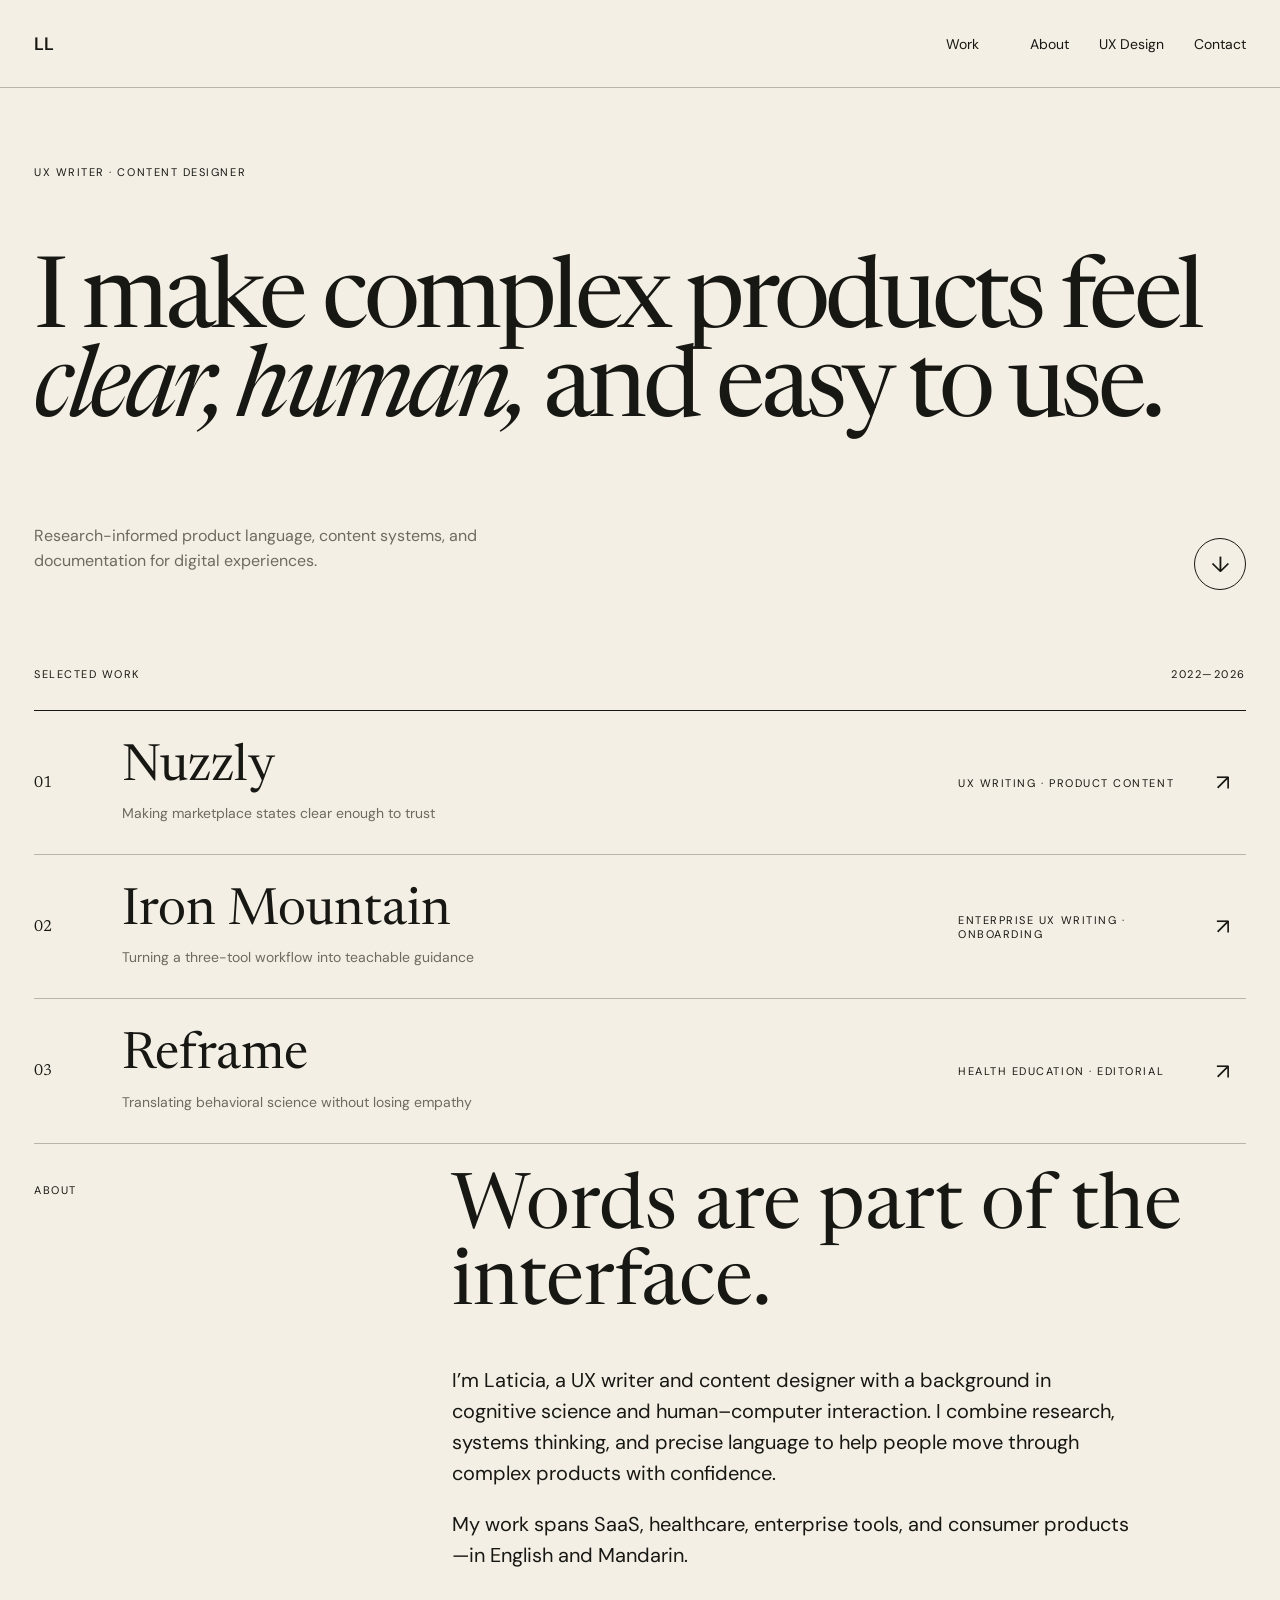
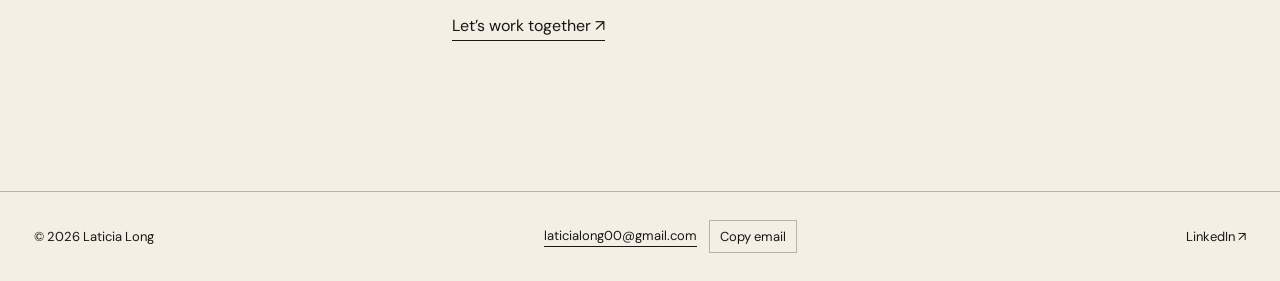
<file: index.html>
<!doctype html>
<html lang="en"><head><meta charset="utf-8"><meta name="viewport" content="width=device-width,initial-scale=1"><meta name="description" content="Laticia Long is a UX writer and content designer creating clear, useful product experiences."><title>Laticia Long — UX Writer</title><link rel="stylesheet" href="assets/styles.css?v=18"><script defer src="assets/site.js?v=4"></script></head>
<body><header class="nav"><a class="wordmark" href="./" aria-label="Laticia Long, home">LL</a><button class="menu" aria-expanded="false" aria-controls="navlinks">Menu</button><nav id="navlinks"><div class="work-menu"><a class="work-link" href="#work">Work</a><button class="work-toggle" type="button" aria-label="Show case studies" aria-expanded="false" aria-haspopup="true">⌄</button><div class="work-dropdown"><a href="nuzzly/">Nuzzly</a><a href="iron-mountain/">Iron Mountain</a><a href="reframe/">Reframe</a></div></div><a href="#about">About</a><a href="ux-design/">UX Design</a><a href="#contact">Contact</a></nav></header>
<main><section class="hero"><p class="eyebrow">UX WRITER · CONTENT DESIGNER</p><h1>I make complex products feel <em>clear, human,</em> and easy to use.</h1><div class="hero-foot"><p>Research-informed product language, content systems, and documentation for digital experiences.</p><a class="round-link" href="#work" aria-label="View selected work">↓</a></div></section>
<section id="work" class="work"><div class="section-head"><p>Selected work</p><p>2022—2026</p></div>
<a class="project" href="nuzzly/"><span class="num">01</span><span><strong>Nuzzly</strong><small>Making marketplace states clear enough to trust</small></span><span class="tags">UX WRITING · PRODUCT CONTENT</span><span class="arrow">↗</span></a>
<a class="project" href="iron-mountain/"><span class="num">02</span><span><strong>Iron Mountain</strong><small>Turning a three-tool workflow into teachable guidance</small></span><span class="tags">ENTERPRISE UX WRITING · ONBOARDING</span><span class="arrow">↗</span></a>
<a class="project" href="reframe/"><span class="num">03</span><span><strong>Reframe</strong><small>Translating behavioral science without losing empathy</small></span><span class="tags">HEALTH EDUCATION · EDITORIAL</span><span class="arrow">↗</span></a>
</section><section id="about" class="about"><p class="eyebrow">ABOUT</p><div><h2>Words are part of the interface.</h2><p>I’m Laticia, a UX writer and content designer with a background in cognitive science and human–computer interaction. I combine research, systems thinking, and precise language to help people move through complex products with confidence.</p><p>My work spans SaaS, healthcare, enterprise tools, and consumer products—in English and Mandarin.</p><a class="text-link" href="mailto:laticialong00@gmail.com">Let’s work together ↗</a></div></section></main><footer id="contact"><span>© 2026 Laticia Long</span><div class="footer-contact"><a href="mailto:laticialong00@gmail.com">laticialong00@gmail.com</a><button type="button" class="copy-email" data-email="laticialong00@gmail.com" aria-label="Copy email address">Copy email</button></div><a href="https://www.linkedin.com/in/laticia-l/">LinkedIn ↗</a></footer></body></html>
</file>
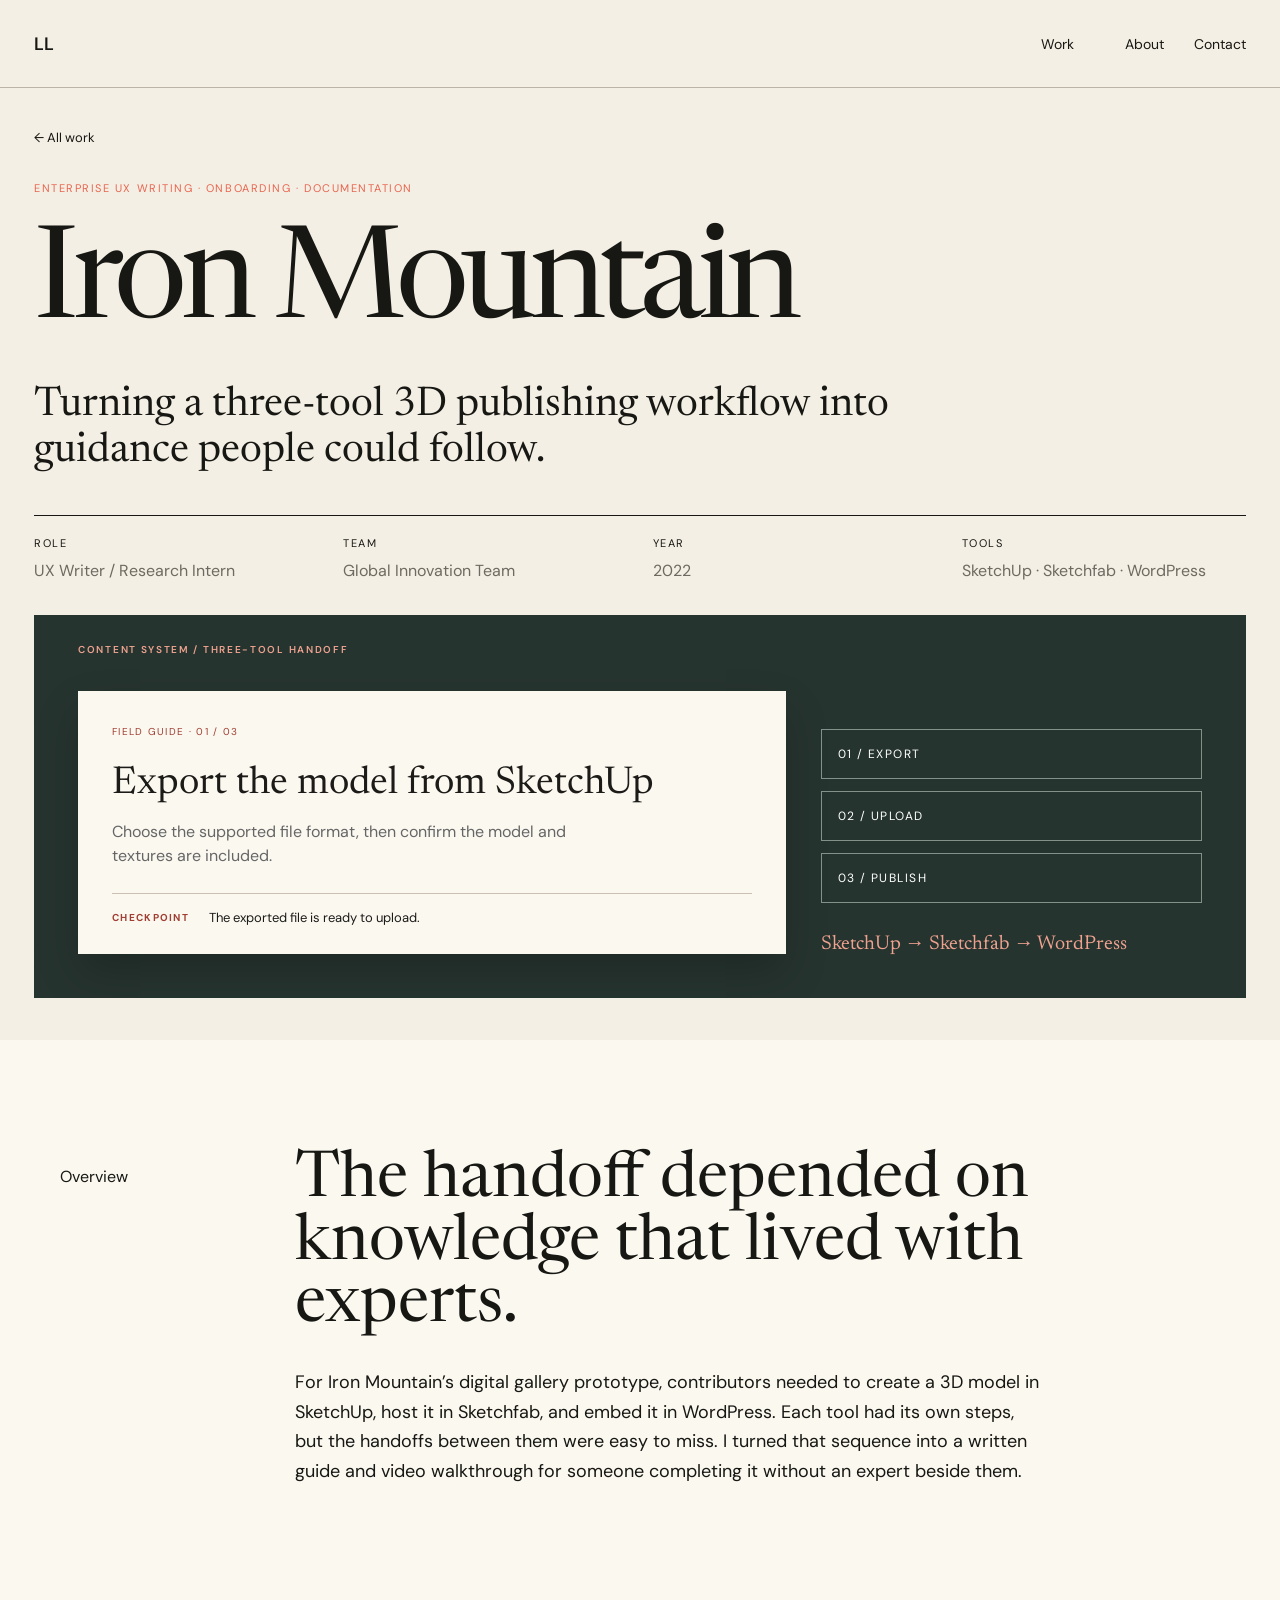
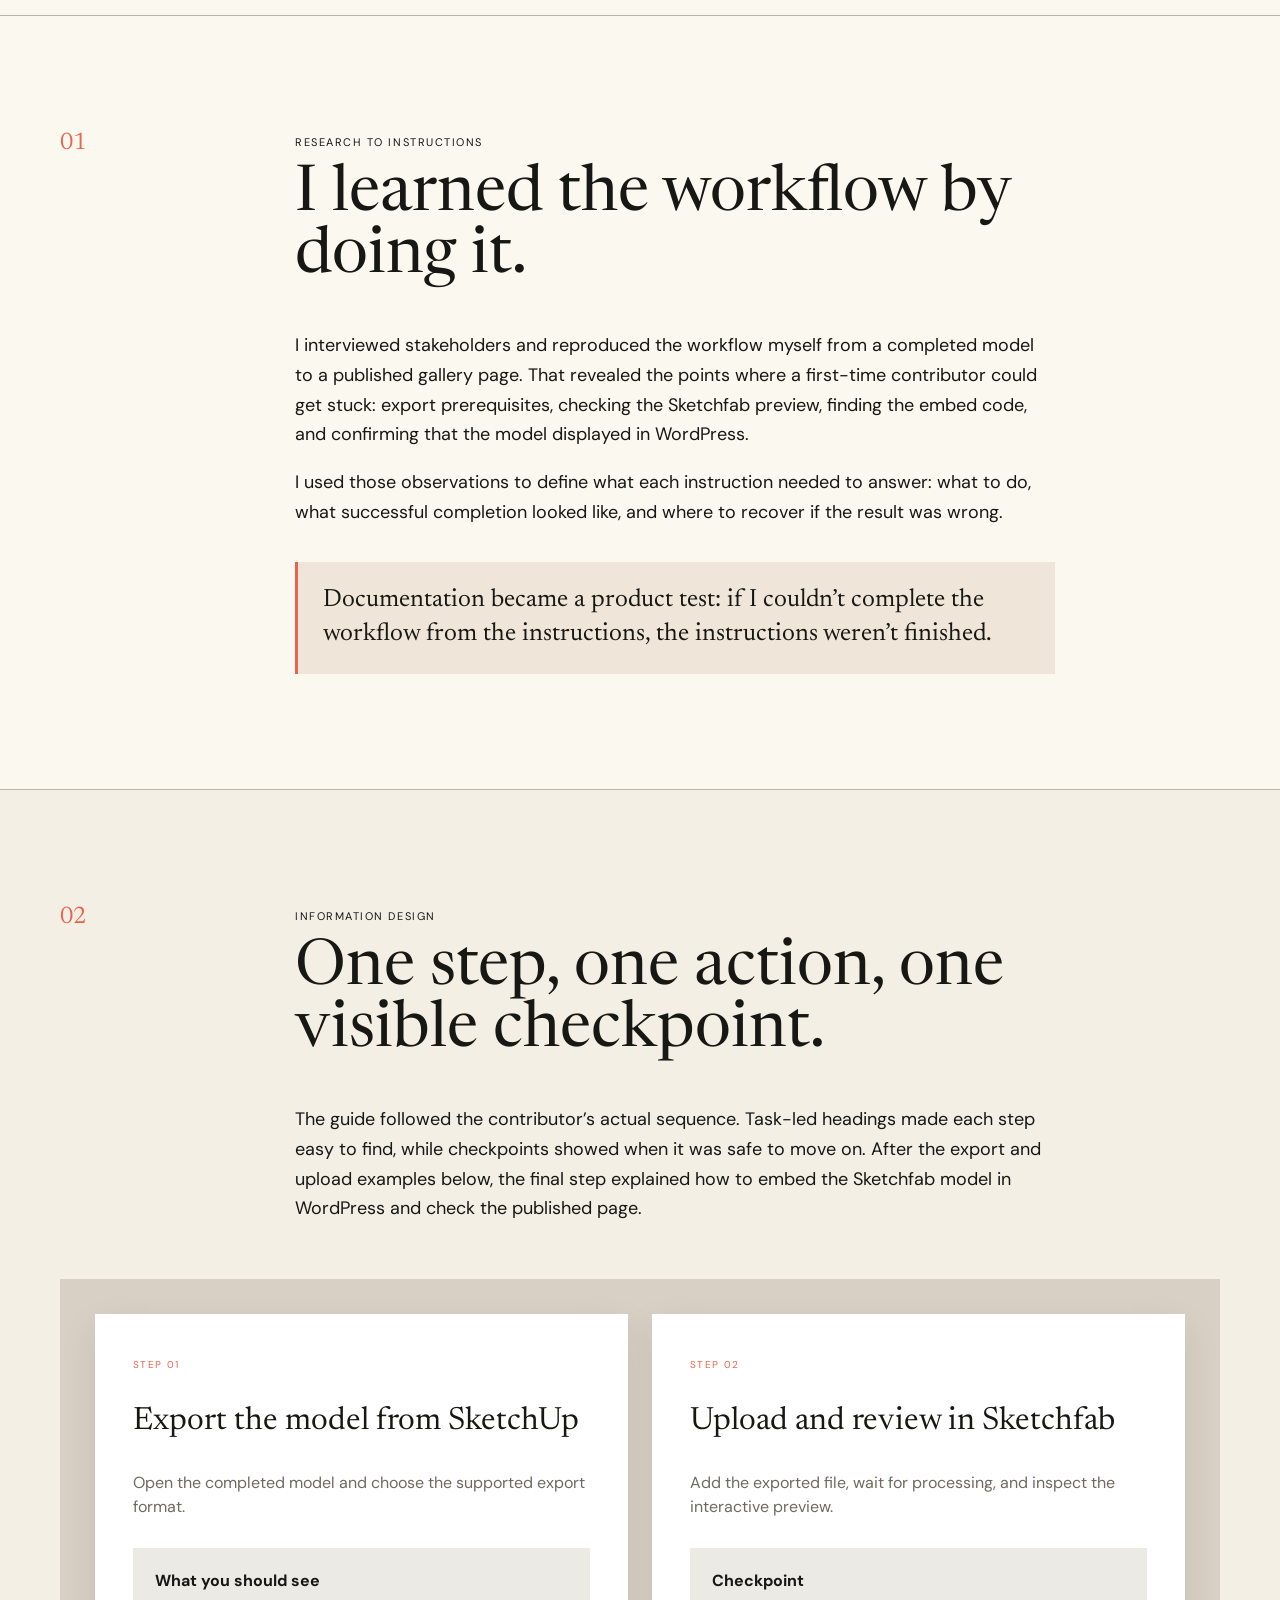
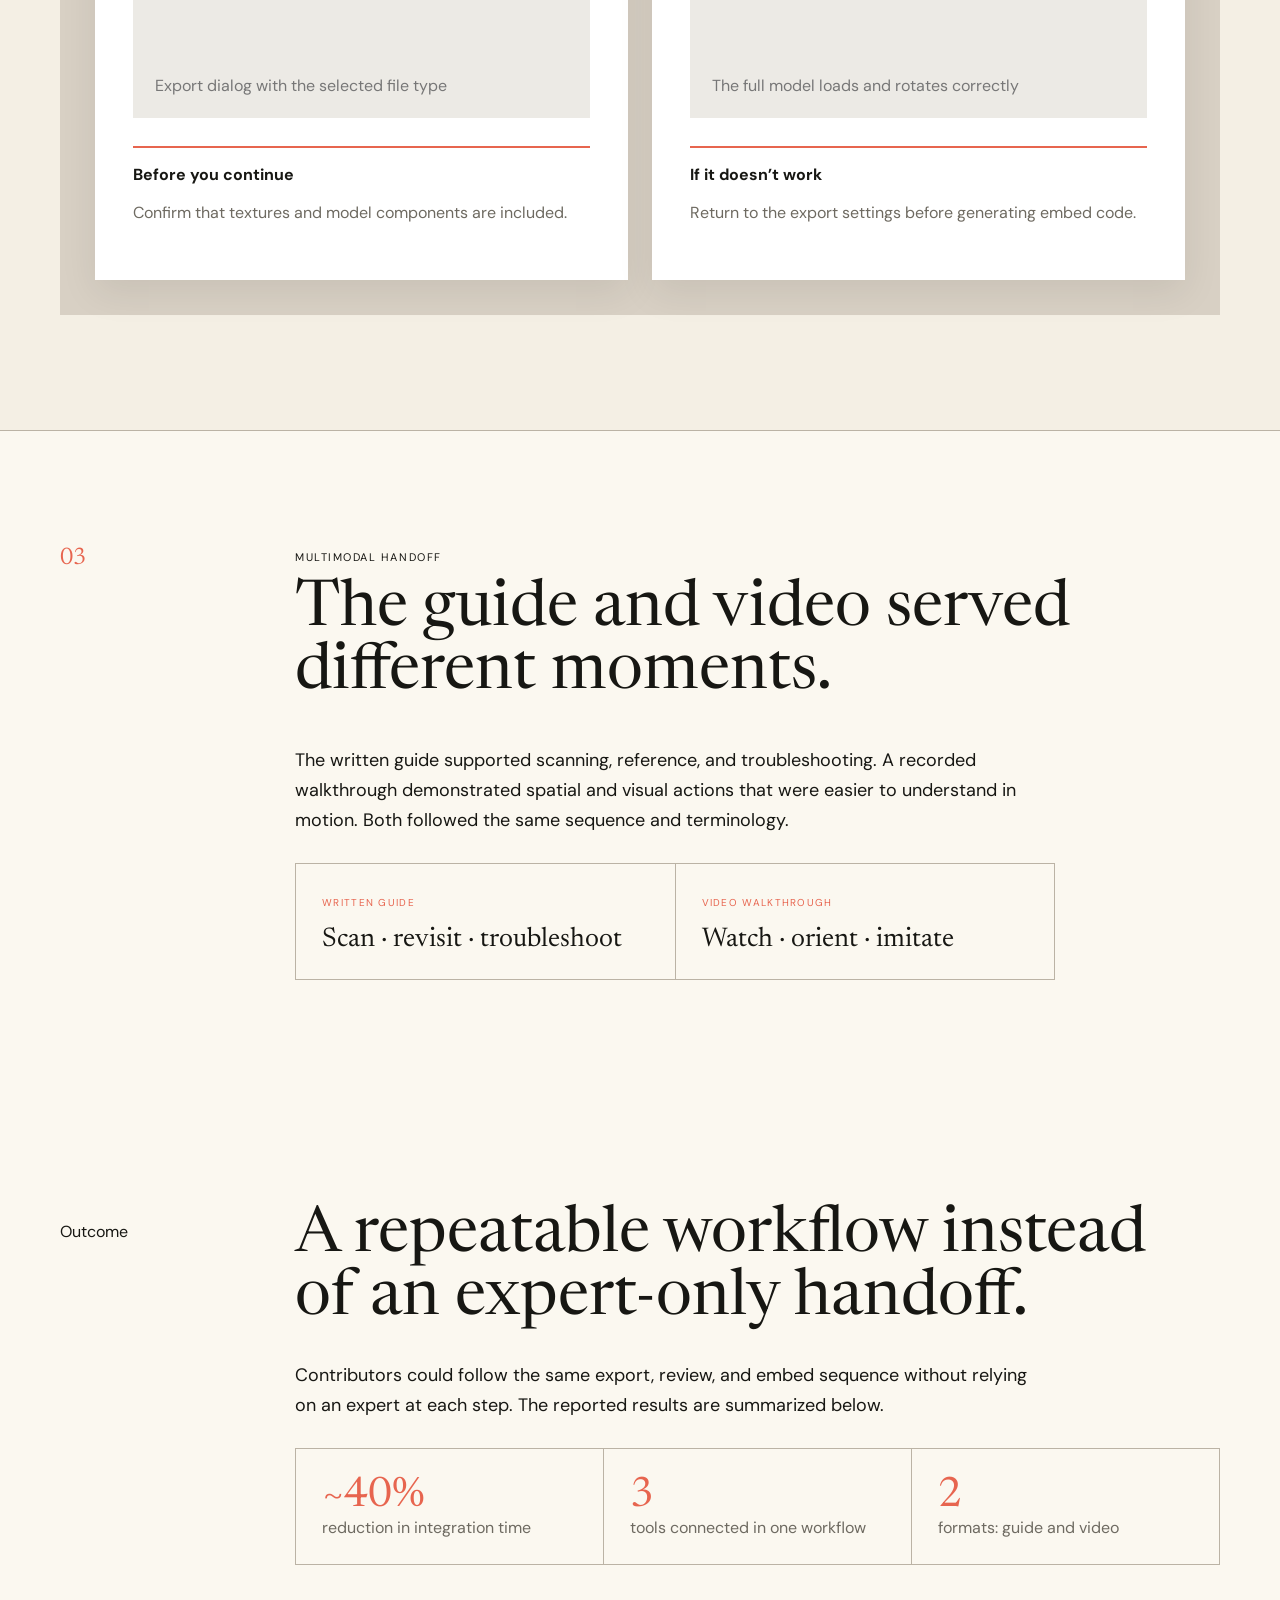
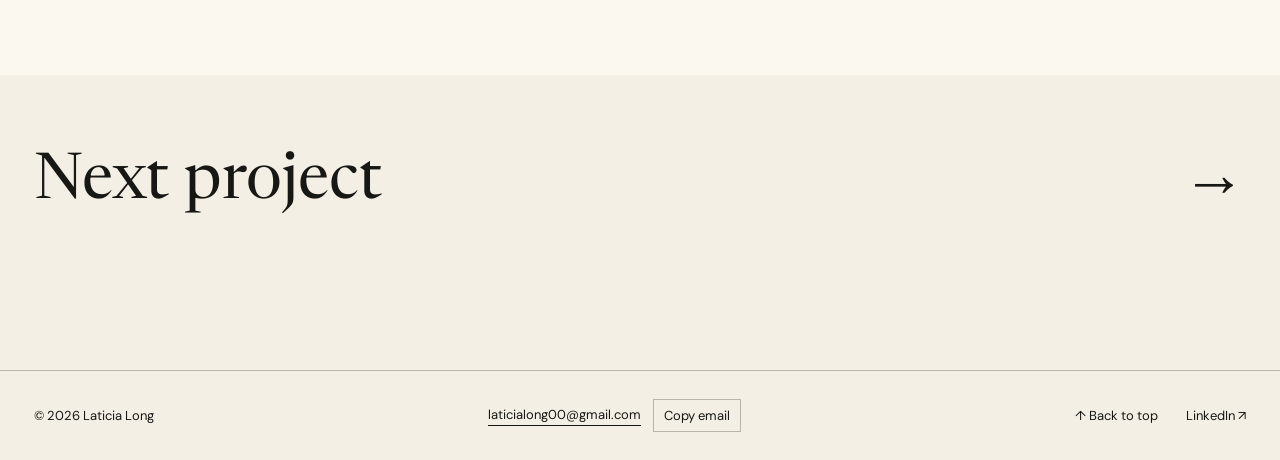
<file: iron-mountain/index.html>
<!doctype html><html lang="en"><head><meta charset="utf-8"><meta name="viewport" content="width=device-width,initial-scale=1"><meta name="description" content="Iron Mountain enterprise onboarding and technical writing case study by Laticia Long."><title>Iron Mountain — Laticia Long</title><link rel="stylesheet" href="../assets/styles.css?v=18"><script defer src="../assets/site.js?v=4"></script></head><body id="top"><header class="nav"><a class="wordmark" href="../" aria-label="Laticia Long, home">LL</a><button class="menu" aria-expanded="false" aria-controls="navlinks">Menu</button><nav id="navlinks"><div class="work-menu"><a class="work-link" href="../#work">Work</a><button class="work-toggle" type="button" aria-label="Show case studies" aria-expanded="false" aria-haspopup="true">⌄</button><div class="work-dropdown"><a href="../nuzzly/">Nuzzly</a><a href="../iron-mountain/">Iron Mountain</a><a href="../reframe/">Reframe</a></div></div><a href="../#about">About</a><a href="#contact">Contact</a></nav></header>
<main class="editorial-case iron-case"><section class="case-hero"><a class="back" href="../">← All work</a><p class="case-kicker">Enterprise UX writing · Onboarding · Documentation</p><h1>Iron Mountain</h1><p class="dek">Turning a three-tool 3D publishing workflow into guidance people could follow.</p><div class="meta"><dl><dt>Role</dt><dd>UX Writer / Research Intern</dd></dl><dl><dt>Team</dt><dd>Global Innovation Team</dd></dl><dl><dt>Year</dt><dd>2022</dd></dl><dl><dt>Tools</dt><dd>SketchUp · Sketchfab · WordPress</dd></dl></div><div class="writing-banner writing-banner-iron" aria-label="Instructional content specimen">
 <div class="banner-label">CONTENT SYSTEM / THREE-TOOL HANDOFF</div>
 <div class="guide-sheet"><span>FIELD GUIDE · 01 / 03</span><h2>Export the model from SketchUp</h2><p>Choose the supported file format, then confirm the model and textures are included.</p><div class="guide-rule"><b>CHECKPOINT</b><span>The exported file is ready to upload.</span></div></div>
 <div class="guide-index"><span>01 / EXPORT</span><span>02 / UPLOAD</span><span>03 / PUBLISH</span><i>SketchUp → Sketchfab → WordPress</i></div>
 </div></section>
<section class="editorial-intro"><p class="section-no">Overview</p><div><h2>The handoff depended on knowledge that lived with experts.</h2><p>For Iron Mountain’s digital gallery prototype, contributors needed to create a 3D model in SketchUp, host it in Sketchfab, and embed it in WordPress. Each tool had its own steps, but the handoffs between them were easy to miss. I turned that sequence into a written guide and video walkthrough for someone completing it without an expert beside them.</p></div></section>
<section class="editorial-story"><header><span>01</span><div><p>RESEARCH TO INSTRUCTIONS</p><h2>I learned the workflow by doing it.</h2></div></header><div class="story-copy"><p>I interviewed stakeholders and reproduced the workflow myself from a completed model to a published gallery page. That revealed the points where a first-time contributor could get stuck: export prerequisites, checking the Sketchfab preview, finding the embed code, and confirming that the model displayed in WordPress.</p><p>I used those observations to define what each instruction needed to answer: what to do, what successful completion looked like, and where to recover if the result was wrong.</p><div class="principle">Documentation became a product test: if I couldn’t complete the workflow from the instructions, the instructions weren’t finished.</div></div></section>
<section class="editorial-story"><header><span>02</span><div><p>INFORMATION DESIGN</p><h2>One step, one action, one visible checkpoint.</h2></div></header><div class="story-copy"><p>The guide followed the contributor’s actual sequence. Task-led headings made each step easy to find, while checkpoints showed when it was safe to move on. After the export and upload examples below, the final step explained how to embed the Sketchfab model in WordPress and check the published page.</p></div><div class="doc-spread"><article><span>STEP 01</span><h3>Export the model from SketchUp</h3><p>Open the completed model and choose the supported export format.</p><div class="doc-shot"><b>What you should see</b><i>Export dialog with the selected file type</i></div><aside><b>Before you continue</b><p>Confirm that textures and model components are included.</p></aside></article><article><span>STEP 02</span><h3>Upload and review in Sketchfab</h3><p>Add the exported file, wait for processing, and inspect the interactive preview.</p><div class="doc-shot"><b>Checkpoint</b><i>The full model loads and rotates correctly</i></div><aside><b>If it doesn’t work</b><p>Return to the export settings before generating embed code.</p></aside></article></div>
</section>
<section class="editorial-story"><header><span>03</span><div><p>MULTIMODAL HANDOFF</p><h2>The guide and video served different moments.</h2></div></header><div class="story-copy"><p>The written guide supported scanning, reference, and troubleshooting. A recorded walkthrough demonstrated spatial and visual actions that were easier to understand in motion. Both followed the same sequence and terminology.</p><div class="format-grid"><div><span>Written guide</span><strong>Scan · revisit · troubleshoot</strong></div><div><span>Video walkthrough</span><strong>Watch · orient · imitate</strong></div></div></div></section>
<section class="editorial-outcome"><p class="section-no">Outcome</p><div><h2>A repeatable workflow instead of an expert-only handoff.</h2><p>Contributors could follow the same export, review, and embed sequence without relying on an expert at each step. The reported results are summarized below.</p><div class="metric-row"><div><strong>~40%</strong><span>reduction in integration time</span></div><div><strong>3</strong><span>tools connected in one workflow</span></div><div><strong>2</strong><span>formats: guide and video</span></div></div></div></section>
<a class="next" href="../reframe/"><span>Next project</span><span>→</span></a></main><footer id="contact"><span>© 2026 Laticia Long</span><div class="footer-contact"><a href="mailto:laticialong00@gmail.com">laticialong00@gmail.com</a><button type="button" class="copy-email" data-email="laticialong00@gmail.com" aria-label="Copy email address">Copy email</button></div><nav class="footer-links" aria-label="Case study footer"><a href="#top">↑ Back to top</a><a href="https://www.linkedin.com/in/laticia-l/">LinkedIn ↗</a></nav></footer></body></html>
</file>
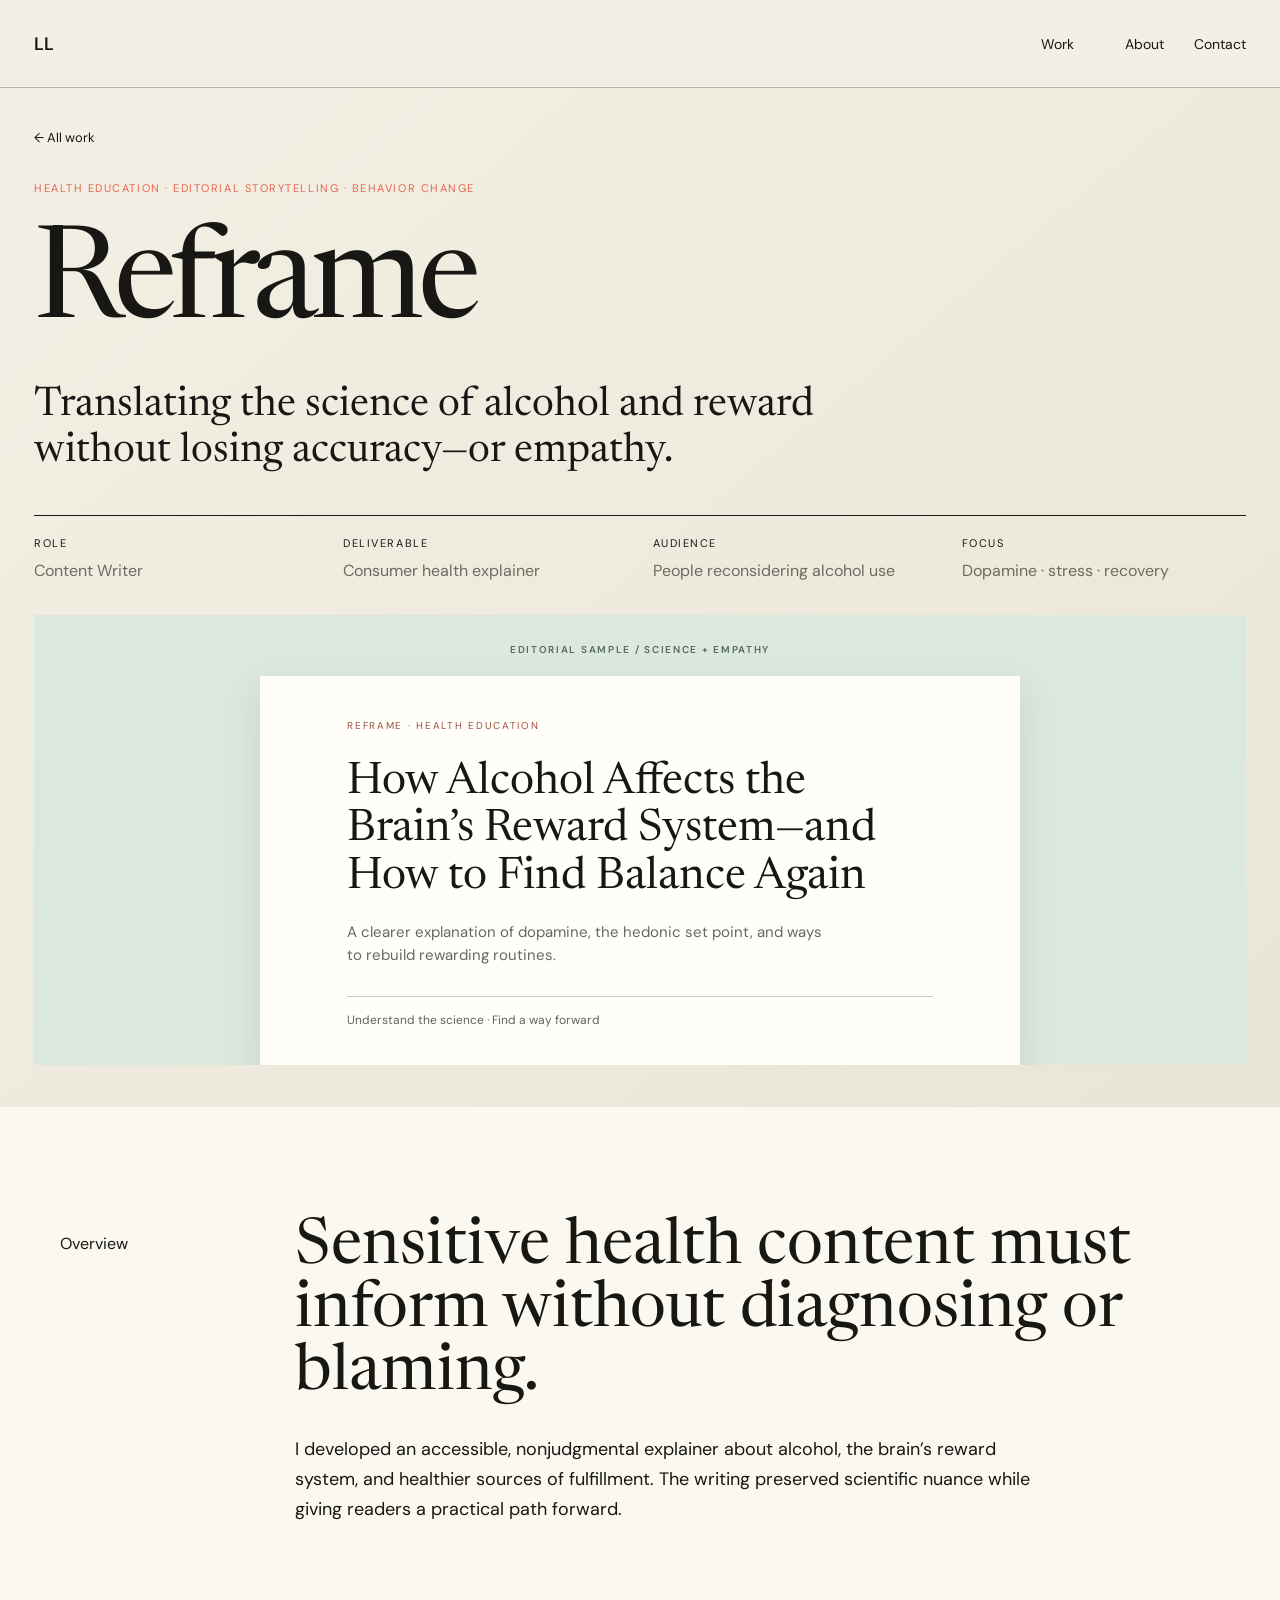
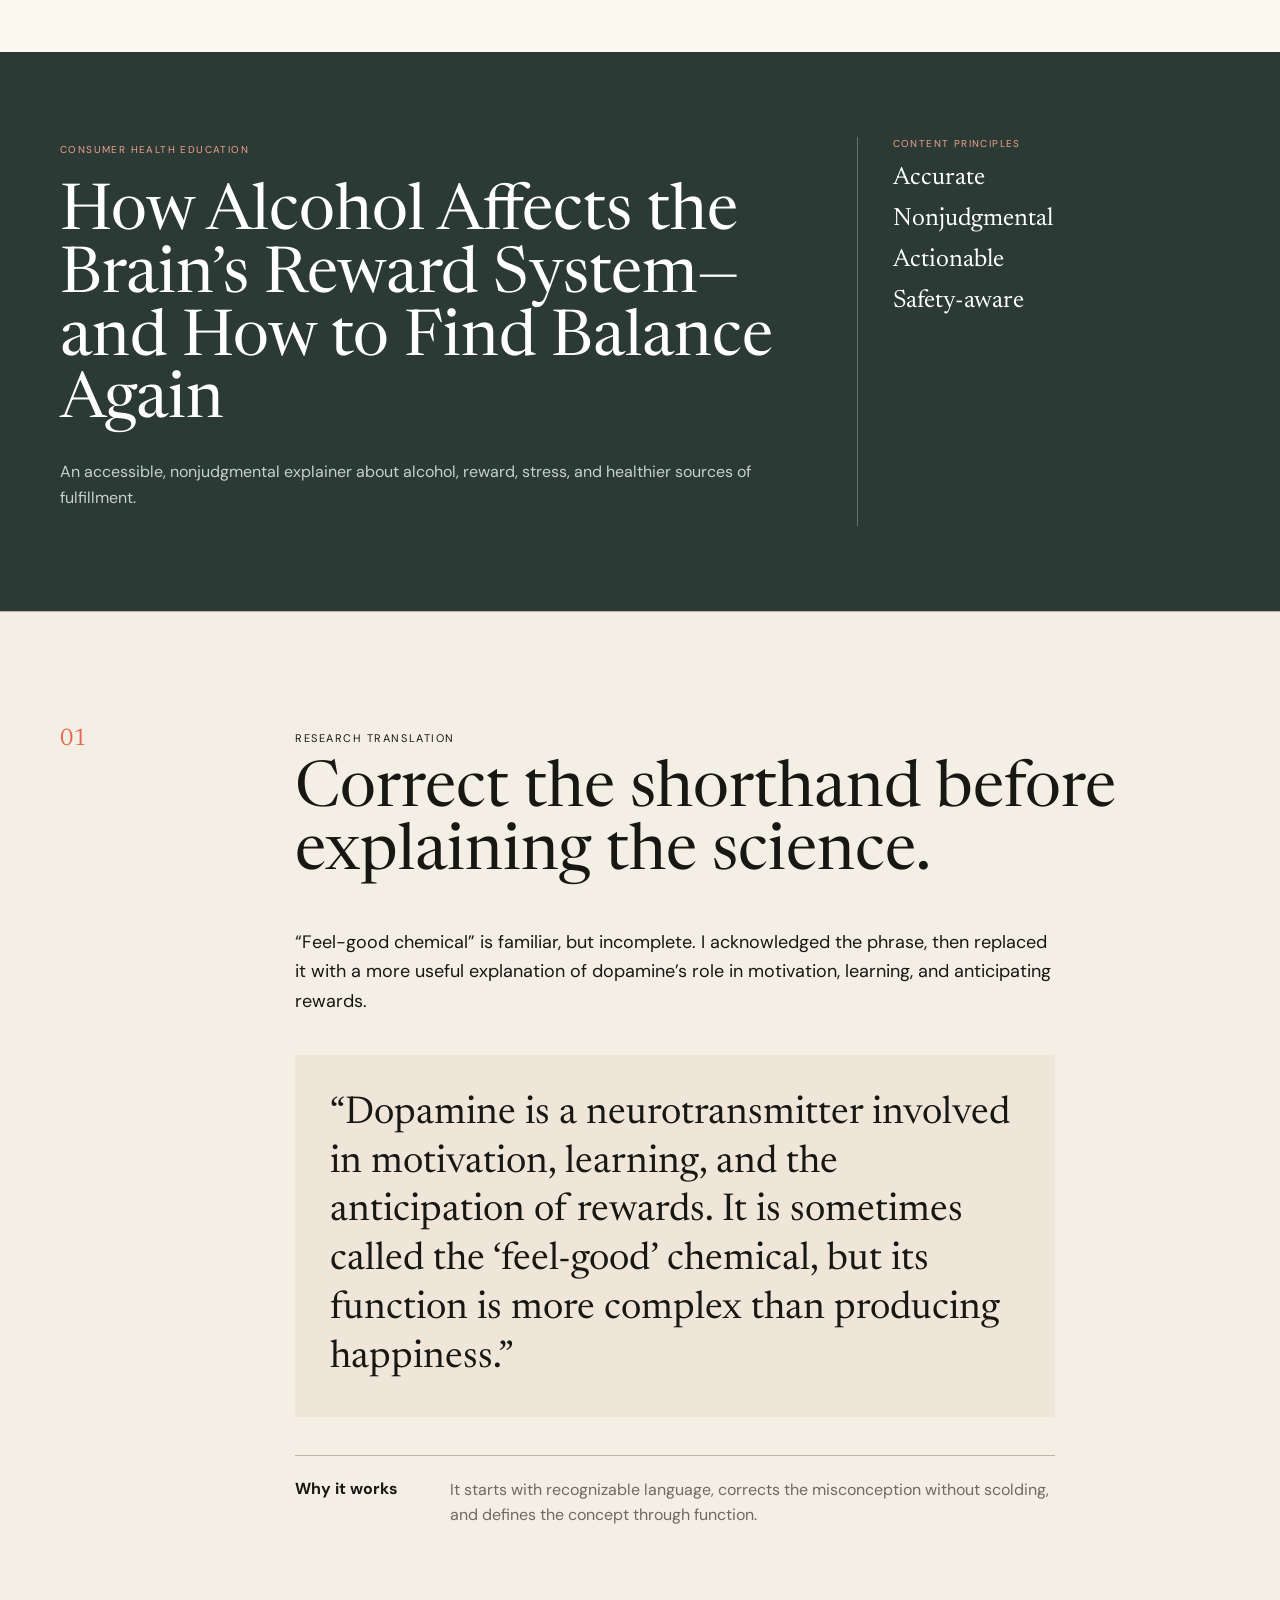
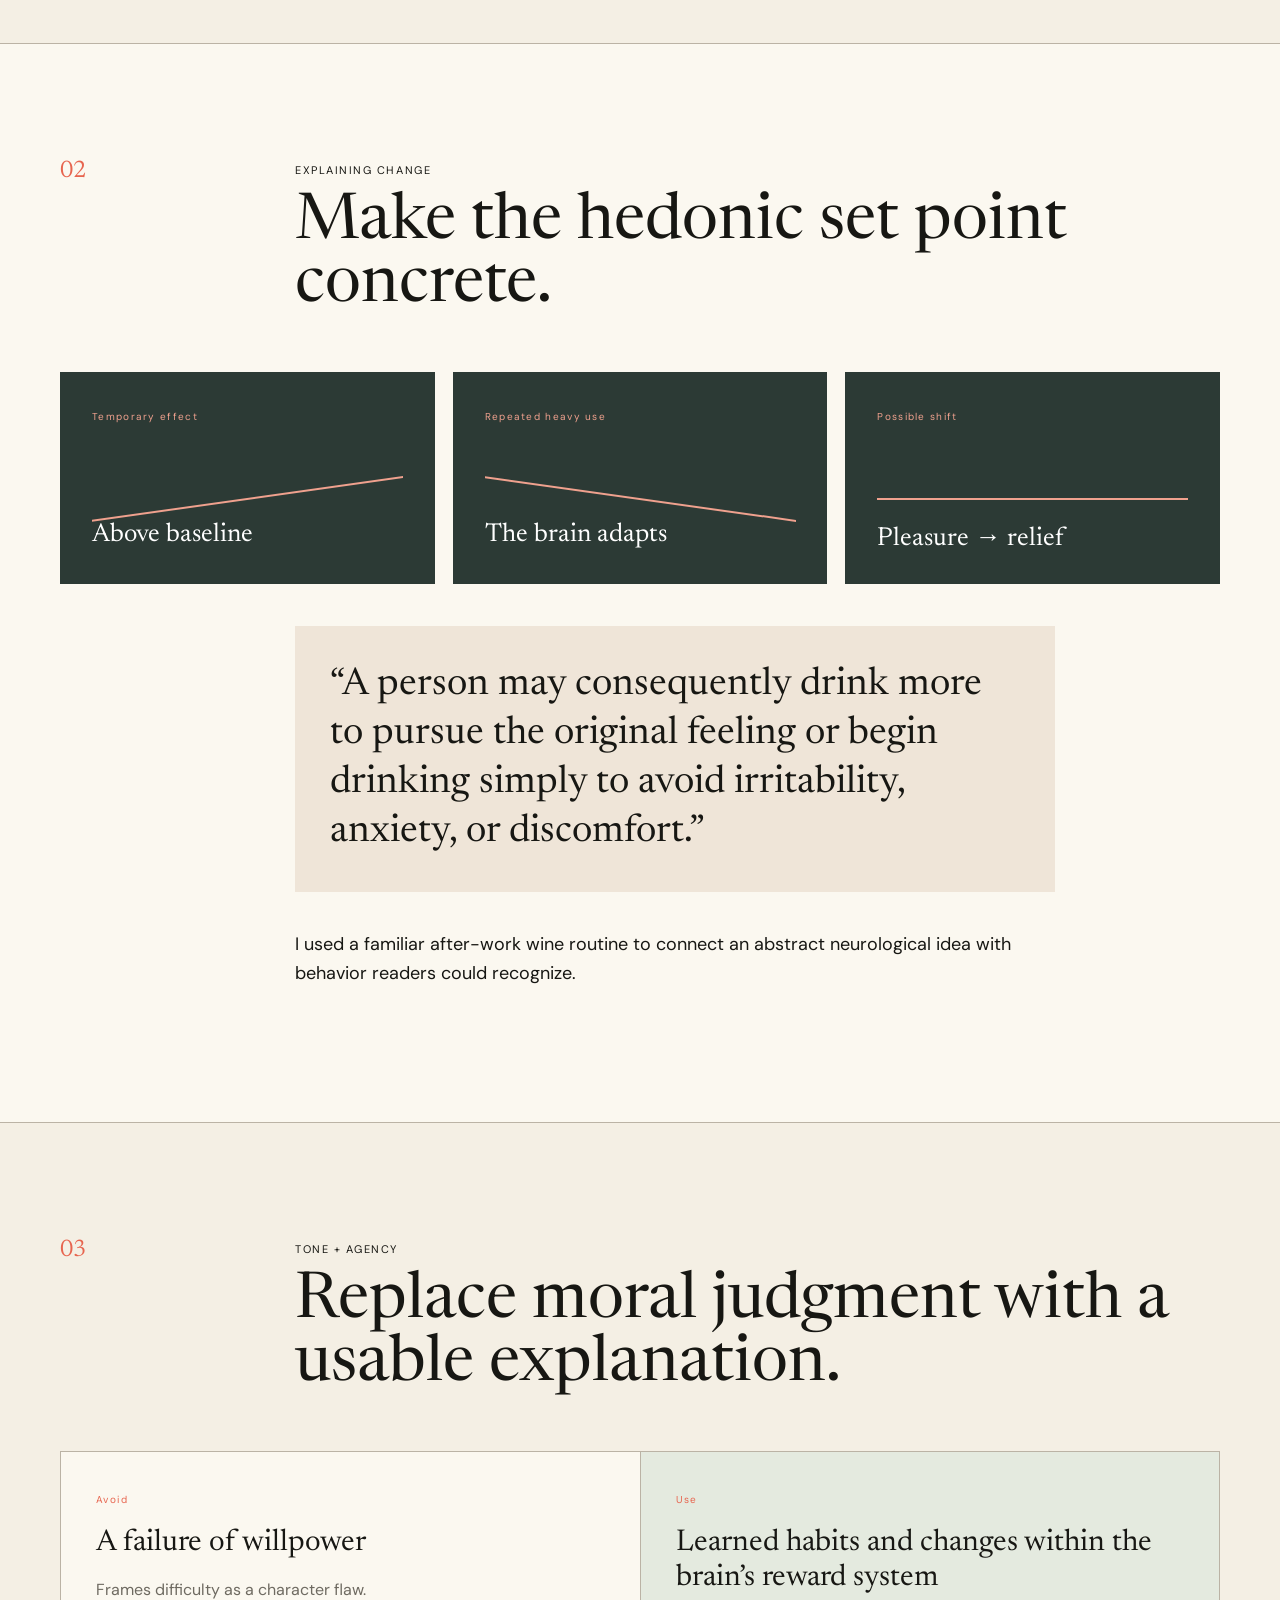
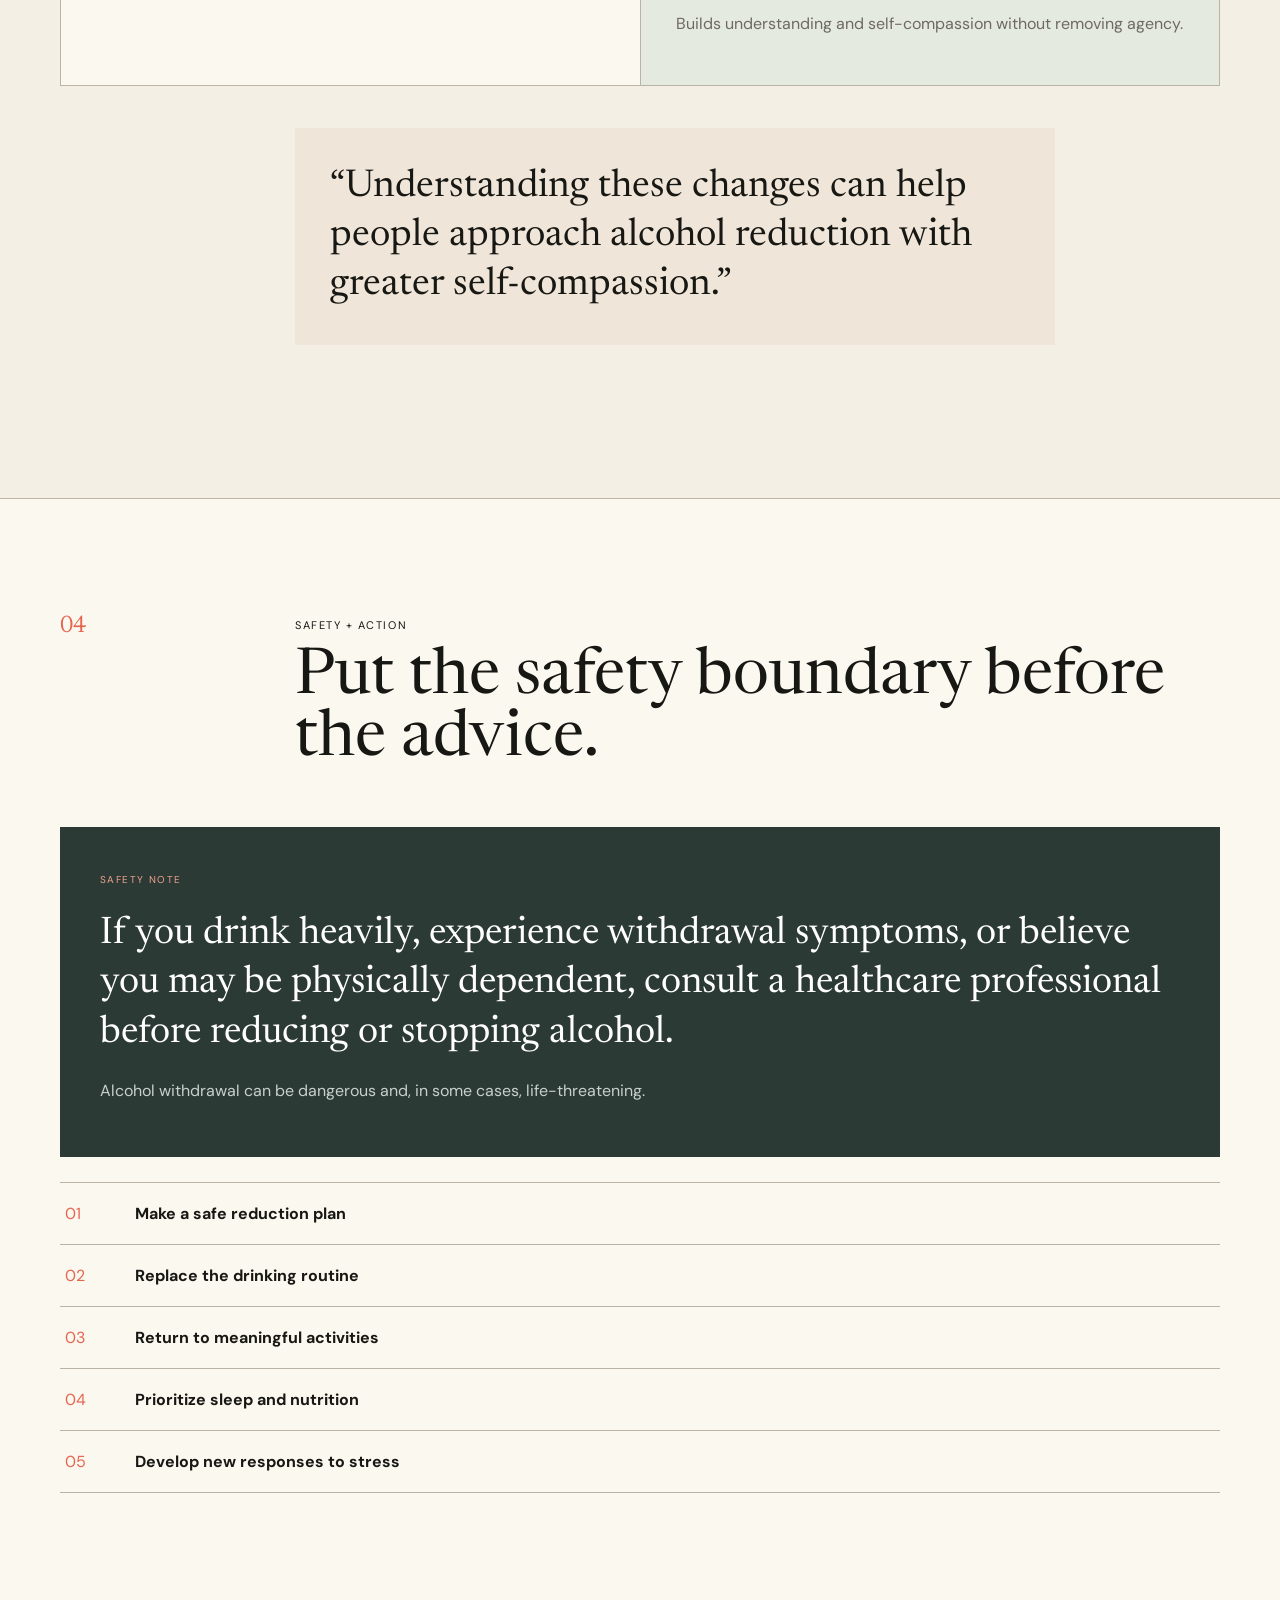
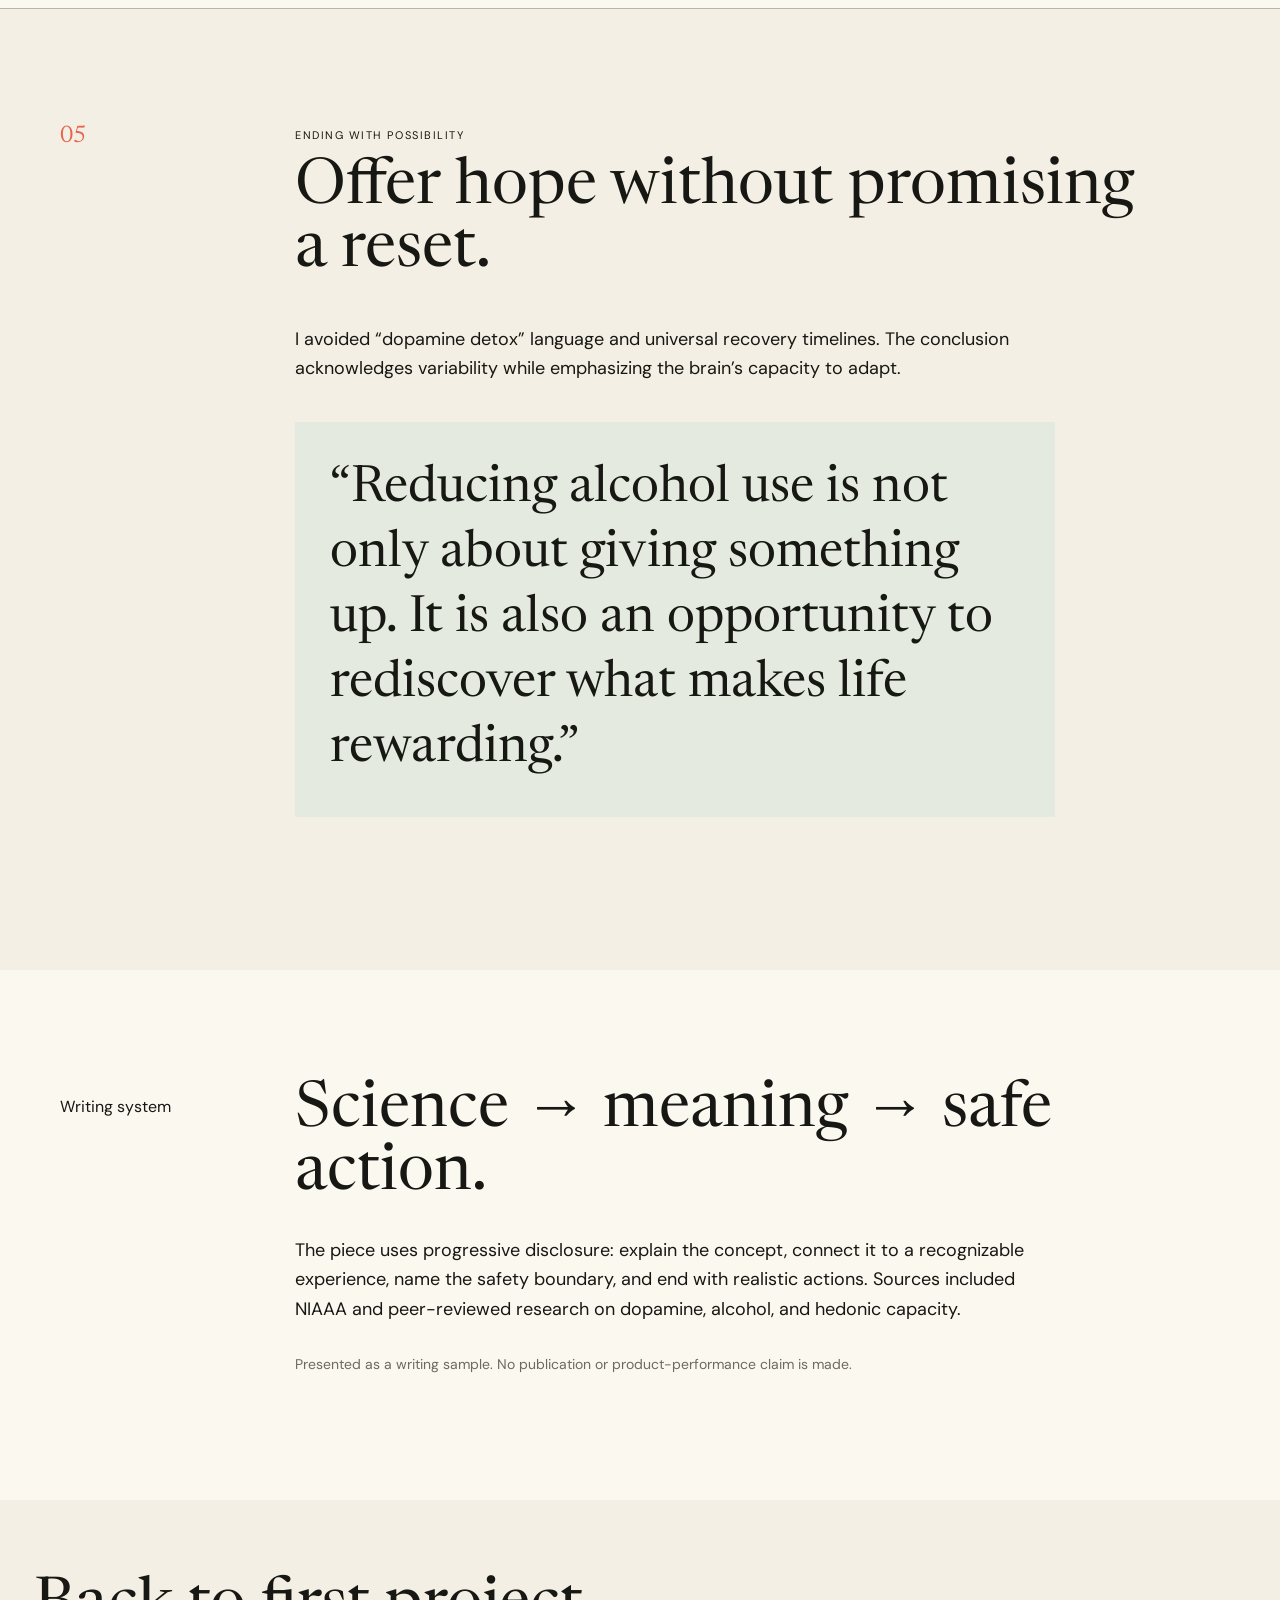
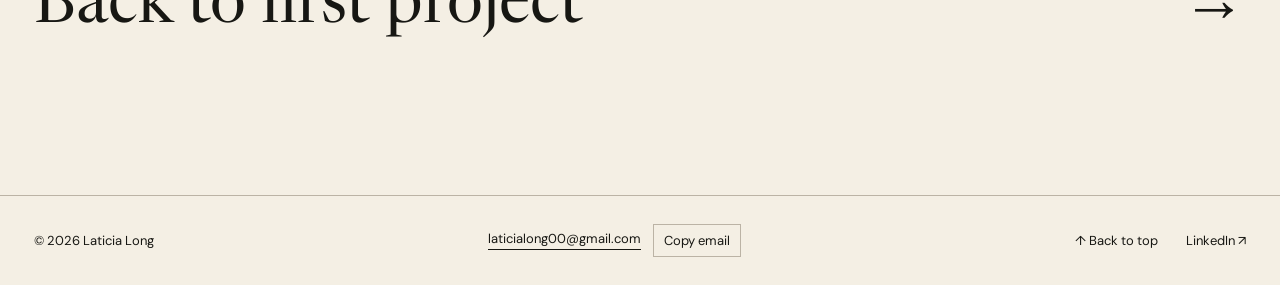
<file: reframe/index.html>
<!doctype html><html lang="en"><head><meta charset="utf-8"><meta name="viewport" content="width=device-width,initial-scale=1"><meta name="description" content="Reframe behavioral health writing case study by Laticia Long."><title>Reframe — Laticia Long</title><link rel="stylesheet" href="../assets/styles.css?v=18"><script defer src="../assets/site.js?v=4"></script></head><body id="top"><header class="nav"><a class="wordmark" href="../" aria-label="Laticia Long, home">LL</a><button class="menu" aria-expanded="false" aria-controls="navlinks">Menu</button><nav id="navlinks"><div class="work-menu"><a class="work-link" href="../#work">Work</a><button class="work-toggle" type="button" aria-label="Show case studies" aria-expanded="false" aria-haspopup="true">⌄</button><div class="work-dropdown"><a href="../nuzzly/">Nuzzly</a><a href="../iron-mountain/">Iron Mountain</a><a href="../reframe/">Reframe</a></div></div><a href="../#about">About</a><a href="#contact">Contact</a></nav></header>
<main class="editorial-case reframe-case"><section class="case-hero reframe-hero"><a class="back" href="../">← All work</a><p class="case-kicker">Health education · Editorial storytelling · Behavior change</p><h1>Reframe</h1><p class="dek">Translating the science of alcohol and reward without losing accuracy—or empathy.</p><div class="meta"><dl><dt>Role</dt><dd>Content Writer</dd></dl><dl><dt>Deliverable</dt><dd>Consumer health explainer</dd></dl><dl><dt>Audience</dt><dd>People reconsidering alcohol use</dd></dl><dl><dt>Focus</dt><dd>Dopamine · stress · recovery</dd></dl></div><div class="writing-banner writing-banner-reframe" aria-label="Health writing article excerpt">
 <div class="banner-label">EDITORIAL SAMPLE / SCIENCE + EMPATHY</div>
 <div class="article-sheet"><span>REFRAME · HEALTH EDUCATION</span><h2>How Alcohol Affects the Brain’s Reward System—and How to Find Balance Again</h2><p>A clearer explanation of dopamine, the hedonic set point, and ways to rebuild rewarding routines.</p><div class="article-rule">Understand the science <i>·</i> Find a way forward</div></div>
 </div></section>
<section class="editorial-intro"><p class="section-no">Overview</p><div><h2>Sensitive health content must inform without diagnosing or blaming.</h2><p>I developed an accessible, nonjudgmental explainer about alcohol, the brain’s reward system, and healthier sources of fulfillment. The writing preserved scientific nuance while giving readers a practical path forward.</p></div></section>
<section class="article-hero"><div><span>CONSUMER HEALTH EDUCATION</span><h2>How Alcohol Affects the Brain’s Reward System—and How to Find Balance Again</h2><p>An accessible, nonjudgmental explainer about alcohol, reward, stress, and healthier sources of fulfillment.</p></div><aside><span>CONTENT PRINCIPLES</span><b>Accurate</b><b>Nonjudgmental</b><b>Actionable</b><b>Safety-aware</b></aside></section>
<section class="editorial-story"><header><span>01</span><div><p>RESEARCH TRANSLATION</p><h2>Correct the shorthand before explaining the science.</h2></div></header><div class="story-copy"><p>“Feel-good chemical” is familiar, but incomplete. I acknowledged the phrase, then replaced it with a more useful explanation of dopamine’s role in motivation, learning, and anticipating rewards.</p><blockquote class="article-quote">“Dopamine is a neurotransmitter involved in motivation, learning, and the anticipation of rewards. It is sometimes called the ‘feel-good’ chemical, but its function is more complex than producing happiness.”</blockquote><div class="annotation"><b>Why it works</b><p>It starts with recognizable language, corrects the misconception without scolding, and defines the concept through function.</p></div></div></section>
<section class="editorial-story"><header><span>02</span><div><p>EXPLAINING CHANGE</p><h2>Make the hedonic set point concrete.</h2></div></header><div class="concept-visual"><div class="baseline"><span>Temporary effect</span><i></i><strong>Above baseline</strong></div><div class="adapt"><span>Repeated heavy use</span><i></i><strong>The brain adapts</strong></div><div class="relief"><span>Possible shift</span><i></i><strong>Pleasure → relief</strong></div></div><div class="story-copy"><blockquote class="article-quote">“A person may consequently drink more to pursue the original feeling or begin drinking simply to avoid irritability, anxiety, or discomfort.”</blockquote><p>I used a familiar after-work wine routine to connect an abstract neurological idea with behavior readers could recognize.</p></div></section>
<section class="editorial-story"><header><span>03</span><div><p>TONE + AGENCY</p><h2>Replace moral judgment with a usable explanation.</h2></div></header><div class="tone-pair"><div><span>Avoid</span><strong>A failure of willpower</strong><p>Frames difficulty as a character flaw.</p></div><div><span>Use</span><strong>Learned habits and changes within the brain’s reward system</strong><p>Builds understanding and self-compassion without removing agency.</p></div></div><div class="story-copy"><blockquote class="article-quote">“Understanding these changes can help people approach alcohol reduction with greater self-compassion.”</blockquote></div></section>
<section class="editorial-story"><header><span>04</span><div><p>SAFETY + ACTION</p><h2>Put the safety boundary before the advice.</h2></div></header><div class="safety-card"><span>SAFETY NOTE</span><strong>If you drink heavily, experience withdrawal symptoms, or believe you may be physically dependent, consult a healthcare professional before reducing or stopping alcohol.</strong><p>Alcohol withdrawal can be dangerous and, in some cases, life-threatening.</p></div><div class="action-list"><div><span>01</span><strong>Make a safe reduction plan</strong></div><div><span>02</span><strong>Replace the drinking routine</strong></div><div><span>03</span><strong>Return to meaningful activities</strong></div><div><span>04</span><strong>Prioritize sleep and nutrition</strong></div><div><span>05</span><strong>Develop new responses to stress</strong></div></div></section>
<section class="editorial-story"><header><span>05</span><div><p>ENDING WITH POSSIBILITY</p><h2>Offer hope without promising a reset.</h2></div></header><div class="story-copy"><p>I avoided “dopamine detox” language and universal recovery timelines. The conclusion acknowledges variability while emphasizing the brain’s capacity to adapt.</p><blockquote class="article-quote finale">“Reducing alcohol use is not only about giving something up. It is also an opportunity to rediscover what makes life rewarding.”</blockquote></div></section>
<section class="editorial-outcome"><p class="section-no">Writing system</p><div><h2>Science → meaning → safe action.</h2><p>The piece uses progressive disclosure: explain the concept, connect it to a recognizable experience, name the safety boundary, and end with realistic actions. Sources included NIAAA and peer-reviewed research on dopamine, alcohol, and hedonic capacity.</p><p class="note">Presented as a writing sample. No publication or product-performance claim is made.</p></div></section>
<a class="next" href="../nuzzly/"><span>Back to first project</span><span>→</span></a></main><footer id="contact"><span>© 2026 Laticia Long</span><div class="footer-contact"><a href="mailto:laticialong00@gmail.com">laticialong00@gmail.com</a><button type="button" class="copy-email" data-email="laticialong00@gmail.com" aria-label="Copy email address">Copy email</button></div><nav class="footer-links" aria-label="Case study footer"><a href="#top">↑ Back to top</a><a href="https://www.linkedin.com/in/laticia-l/">LinkedIn ↗</a></nav></footer></body></html>
</file>
<file: assets/styles.css>
@import url('https://fonts.googleapis.com/css2?family=DM+Sans:wght@400;500;600&family=Newsreader:ital,opsz,wght@0,6..72,400;1,6..72,400&display=swap');
:root{--cream:#f4efe4;--ink:#171713;--muted:#6e6a61;--line:#bbb3a5;--paper:#fbf8f0;--coral:#e7654f;--max:1380px}
*{box-sizing:border-box}html{scroll-behavior:smooth}body{margin:0;background:var(--cream);color:var(--ink);font-family:"DM Sans",sans-serif}a{color:inherit;text-decoration:none}.nav,main,footer{max-width:var(--max);margin:auto}.nav{height:88px;padding:0 34px;display:flex;align-items:center;justify-content:space-between;border-bottom:1px solid var(--line)}.wordmark{font-weight:600;font-size:18px}.nav nav{display:flex;gap:30px;font-size:14px}.nav a:hover,.text-link:hover{opacity:.55}.menu{display:none;border:0;background:none;font:inherit}.hero{padding:100px 34px 74px;min-height:690px;display:flex;flex-direction:column;justify-content:space-between}.eyebrow,.section-head,.meta dt,.tags{font-size:11px;letter-spacing:.14em;text-transform:uppercase}.hero h1{font:400 clamp(56px,7.7vw,118px)/.91 "Newsreader",serif;letter-spacing:-.045em;max-width:1200px;margin:50px 0}.hero h1 em{font-weight:400}.hero-foot{display:flex;align-items:end;justify-content:space-between}.hero-foot p{max-width:455px;line-height:1.55;color:var(--muted)}.round-link{width:52px;height:52px;border:1px solid var(--ink);border-radius:50%;display:grid;place-items:center;font-size:22px}.work{padding:0 34px}.section-head{display:flex;justify-content:space-between;border-bottom:1px solid var(--ink);padding:18px 0}.project{display:grid;grid-template-columns:70px 1fr 240px 30px;gap:18px;align-items:center;border-bottom:1px solid var(--line);padding:32px 0;transition:padding .25s,background .25s}.project:hover{padding-left:12px;background:rgba(255,255,255,.2)}.project strong{font:400 clamp(31px,4vw,54px)/1 "Newsreader",serif}.project small{display:block;color:var(--muted);margin-top:10px;font-size:14px}.num{font-family:"Newsreader",serif}.arrow{font-size:22px}.about{margin:150px 34px;display:grid;grid-template-columns:1fr 2.1fr;gap:40px;border-top:1px solid var(--ink);padding-top:28px}.about h2{font:400 clamp(42px,6vw,80px)/1 "Newsreader",serif;margin:0 0 40px}.about div p{max-width:680px;font-size:20px;line-height:1.55}.text-link{display:inline-block;border-bottom:1px solid;margin-top:24px;padding-bottom:4px}footer{margin-top:80px;padding:28px 34px;display:flex;justify-content:space-between;border-top:1px solid var(--line);font-size:13px}
.case-hero{padding:88px 34px 70px}.back{font-size:13px}.case-hero h1{font:400 clamp(68px,10vw,145px)/.85 "Newsreader",serif;letter-spacing:-.05em;margin:100px 0 30px}.dek{font:400 clamp(25px,3.2vw,46px)/1.12 "Newsreader",serif;max-width:860px}.meta{display:grid;grid-template-columns:repeat(4,1fr);gap:25px;border-top:1px solid var(--ink);margin-top:80px;padding-top:20px}.meta dl{margin:0}.meta dd{margin:9px 0 0;color:var(--muted);line-height:1.45}.case-body{background:var(--paper);padding:100px max(34px,calc((100vw - 1100px)/2))}.story{display:grid;grid-template-columns:240px 1fr;gap:70px;padding:70px 0;border-top:1px solid var(--line)}.story:first-child{padding-top:0;border:0}.story h2{font:400 clamp(35px,4vw,56px)/1 "Newsreader",serif;margin:0}.copy{max-width:720px}.copy p,.copy li{font-size:18px;line-height:1.65}.copy h3{margin:35px 0 8px;font-size:13px;letter-spacing:.1em;text-transform:uppercase}.callout{margin:30px 0;padding:25px;border-left:3px solid var(--coral);background:var(--cream);font:400 25px/1.3 "Newsreader",serif}.outcomes{display:grid;grid-template-columns:repeat(3,1fr);gap:12px;margin-top:30px}.outcomes div{background:var(--cream);padding:24px}.outcomes strong{display:block;font:400 34px "Newsreader",serif}.next{display:flex;justify-content:space-between;align-items:center;padding:70px 34px;font:400 clamp(30px,5vw,65px) "Newsreader",serif}
@media(max-width:760px){.nav{height:70px;padding:0 20px}.menu{display:block}.nav nav{display:none;position:absolute;top:70px;left:0;right:0;background:var(--cream);padding:24px 20px;border-bottom:1px solid;z-index:3}.nav nav.open{display:flex;flex-direction:column}.hero{padding:70px 20px 55px;min-height:620px}.hero h1{font-size:55px}.project{grid-template-columns:40px 1fr 24px;padding:25px 0}.project .tags{display:none}.work{padding:0 20px}.about{margin:100px 20px;grid-template-columns:1fr}.about div p{font-size:17px}.case-hero{padding:60px 20px}.case-hero h1{font-size:64px;margin:70px 0 25px}.meta{grid-template-columns:1fr 1fr}.case-body{padding:70px 20px}.story{grid-template-columns:1fr;gap:22px}.copy p,.copy li{font-size:16px}.outcomes{grid-template-columns:1fr}.next,footer{padding-left:20px;padding-right:20px}}
.case-kicker{margin:72px 0 -70px;font-size:11px;letter-spacing:.14em;text-transform:uppercase;color:var(--coral)}
.nuzzly-hero{background:linear-gradient(135deg,var(--cream) 0%,#f7e8df 100%)}
.copy-pair{display:grid;grid-template-columns:1fr 1fr;gap:12px;margin:30px 0}
.copy-pair>div,.pattern-list>div{padding:24px;background:var(--cream);border:1px solid var(--line)}
.copy-pair .after{border-color:var(--coral)}
.copy-pair strong,.pattern-list strong{display:block;font:400 25px/1.2 "Newsreader",serif;margin:14px 0 8px}
.copy-pair p,.pattern-list p{font-size:14px;line-height:1.5;margin:0;color:var(--muted)}
.copy-label{font-size:10px;letter-spacing:.13em;text-transform:uppercase}
.copy-pair button{margin-top:18px;padding:11px 15px;border:0;border-radius:3px;background:var(--coral);color:white;font:600 12px "DM Sans",sans-serif}
.steps{list-style:none;padding:0;margin:32px 0}.steps li{display:grid;grid-template-columns:170px 1fr;gap:20px;padding:18px 0;border-top:1px solid var(--line)}.steps span{color:var(--muted)}
.pattern-list{display:grid;grid-template-columns:repeat(3,1fr);gap:12px;margin:30px 0}.pattern-list>div>span{font-size:10px;letter-spacing:.12em;text-transform:uppercase;color:var(--muted)}
.checklist{list-style:none;padding:0}.checklist li{padding:15px 0 15px 30px;border-bottom:1px solid var(--line);position:relative}.checklist li:before{content:"✓";position:absolute;left:0;color:var(--coral)}
.note{margin-top:28px!important;font-size:14px!important;color:var(--muted)}
@media(max-width:760px){.case-kicker{margin:55px 0 -35px}.copy-pair,.pattern-list{grid-template-columns:1fr}.steps li{grid-template-columns:1fr;gap:7px}}
/* Nuzzly writing-first case study */
.writing-first{max-width:var(--max)}.writing-first img{display:block;width:100%;height:auto}.writing-intro,.writing-outcome{display:grid;grid-template-columns:170px 1fr;gap:50px;padding:110px max(34px,calc((100vw - 1160px)/2));background:var(--paper)}.writing-intro h2,.writing-outcome h2{font:400 clamp(42px,5vw,70px)/.98 "Newsreader",serif;margin:0 0 30px;max-width:850px}.writing-intro div>p,.writing-outcome div>p{max-width:720px;font-size:18px;line-height:1.65}.writing-story{padding:120px max(34px,calc((100vw - 1160px)/2));background:var(--paper);border-top:1px solid var(--line)}.writing-story:nth-of-type(odd){background:var(--cream)}.writing-story>header{display:grid;grid-template-columns:170px 1fr;gap:45px}.writing-story>header>span{font:400 25px "Newsreader",serif;color:var(--coral)}.writing-story header p{font-size:11px;letter-spacing:.14em;margin:5px 0 15px}.writing-story h2{font:400 clamp(42px,5vw,68px)/.98 "Newsreader",serif;margin:0;max-width:880px}.story-lead{max-width:720px;margin:38px 0 55px 215px;font-size:18px;line-height:1.65}.evidence-pair{display:grid;grid-template-columns:1fr 1fr;gap:22px;margin:30px 0 50px}.evidence-pair figure,.phone-pair figure{background:#eee5da;padding:20px}.evidence-pair figure:nth-child(2),.phone-pair figure:nth-child(2){background:#f3d8d1}.evidence-label{font-size:10px;letter-spacing:.12em;text-transform:uppercase;padding-bottom:14px}.after-label{color:#b43b2f}.evidence-pair img{aspect-ratio:1.3/1;object-fit:contain;background:#fff}.writing-first figcaption{display:flex;gap:18px;padding:17px 3px 0;font-size:13px;line-height:1.45}.writing-first figcaption b{min-width:max-content;text-transform:uppercase;letter-spacing:.09em;font-size:10px}.writing-first figcaption span{color:var(--muted)}.string-comparison{display:grid;grid-template-columns:1fr 1fr;gap:1px;background:var(--line);border:1px solid var(--line);margin-top:30px}.string-comparison>div{background:var(--paper);padding:30px}.string-comparison span,.rewrite-card>span,.governance-grid span{font-size:10px;letter-spacing:.12em;text-transform:uppercase;color:var(--coral)}.string-comparison s,.string-comparison strong{display:block;font:400 27px/1.2 "Newsreader",serif;margin:16px 0}.string-comparison strong{color:#a6372c}.string-comparison p{color:var(--muted);line-height:1.5}.phone-pair{display:grid;grid-template-columns:1fr 1fr;gap:25px;max-width:900px;margin:auto}.phone-pair img{max-height:720px;object-fit:contain}.microcopy-table{border-top:1px solid var(--ink);margin:45px 0 65px}.microcopy-table>div{display:grid;grid-template-columns:135px 1fr 1.2fr 1.35fr;gap:20px;padding:20px 5px;border-bottom:1px solid var(--line);align-items:start}.microcopy-table .table-head{font-size:10px;letter-spacing:.12em;text-transform:uppercase}.microcopy-table strong{color:#a6372c}.microcopy-table p{margin:0;color:var(--muted);font-size:14px;line-height:1.45}.single-evidence{max-width:980px;margin:40px auto;background:#eee5da;padding:26px}.single-evidence img{max-height:760px;object-fit:contain;background:#fff}.support-layout{display:grid;grid-template-columns:1fr 1fr;gap:35px;align-items:center;margin-top:55px}.support-layout figure{background:#eee5da;padding:22px}.support-layout img{max-height:650px;object-fit:contain}.rewrite-card{background:#f3d8d1;padding:45px}.rewrite-card blockquote{font:400 30px/1.25 "Newsreader",serif;margin:28px 0}.rewrite-card>strong{display:inline-block;background:var(--coral);color:#fff;padding:13px 16px;border-radius:3px}.rewrite-card p{line-height:1.55;color:var(--muted)}.dashboard-crop{overflow:hidden;background:#fff}.dashboard-crop img{transform:translateY(-2.5%);margin-bottom:-2.5%}.governance-grid{display:grid;grid-template-columns:1fr 1fr;gap:1px;background:var(--line);border:1px solid var(--line);margin-top:35px}.governance-grid>div{background:var(--paper);padding:28px}.governance-grid s,.governance-grid strong{display:block;font:400 24px/1.2 "Newsreader",serif;margin:14px 0}.governance-grid strong{color:#a6372c}.governance-grid p{color:var(--muted)}.secondary{background:#eee8dc!important}.compact-pair{margin-top:55px}.writing-outcome{border-top:1px solid var(--line)}
@media(max-width:760px){.writing-intro,.writing-outcome,.writing-story{padding:75px 20px}.writing-intro,.writing-outcome,.writing-story>header{grid-template-columns:1fr;gap:22px}.story-lead{margin:28px 0 40px}.evidence-pair,.phone-pair,.string-comparison,.support-layout,.governance-grid{grid-template-columns:1fr}.microcopy-table>div{grid-template-columns:95px 1fr}.microcopy-table>div p{grid-column:2}.microcopy-table .table-head span:nth-child(n+3){display:none}.single-evidence{padding:15px}.rewrite-card{padding:28px}.writing-first figcaption{display:block}.writing-first figcaption b{display:block;margin-bottom:7px}}

.copy-evolution{display:grid;grid-template-columns:1fr 36px 1fr 36px 1fr;gap:0;align-items:stretch;margin-top:42px}.evolution-step{border:1px solid var(--line);padding:28px;background:var(--paper)}.evolution-step span,.action-issue span{font-size:10px;letter-spacing:.12em;text-transform:uppercase;color:var(--coral)}.evolution-step strong{display:block;font:400 23px/1.25 "Newsreader",serif;margin:16px 0}.evolution-step p{color:var(--muted);line-height:1.5;font-size:14px}.recommended-step{background:#f3d8d1;border-color:#dc9283}.evolution-arrow{display:grid;place-items:center;font-size:24px;color:var(--coral)}.action-issue{display:grid;grid-template-columns:1fr 1fr;gap:1px;background:var(--line);border:1px solid var(--line);margin-top:28px}.action-issue>div{background:var(--paper);padding:28px}.action-issue s,.action-issue strong{display:block;font:400 25px/1.2 "Newsreader",serif;margin:15px 0}.action-issue strong{color:#a6372c}.action-issue p{color:var(--muted);line-height:1.5}
@media(max-width:760px){.copy-evolution{grid-template-columns:1fr}.evolution-arrow{height:38px;transform:rotate(90deg)}.action-issue{grid-template-columns:1fr}}
/* Iron Mountain + Reframe editorial cases */
.editorial-intro,.editorial-outcome{display:grid;grid-template-columns:180px 1fr;gap:55px;padding:110px max(34px,calc((100vw - 1160px)/2));background:var(--paper)}.editorial-intro h2,.editorial-outcome h2{font:400 clamp(43px,5vw,72px)/.98 "Newsreader",serif;margin:0 0 30px;max-width:900px}.editorial-intro div>p,.editorial-outcome div>p{max-width:750px;font-size:18px;line-height:1.65}.artifact-band{padding:55px max(34px,calc((100vw - 1160px)/2));display:grid;grid-template-columns:1fr 45px 1fr 45px 1fr;align-items:center;background:#24312d;color:#fff}.artifact-band>div{display:grid;gap:8px}.artifact-band span{font-size:10px;letter-spacing:.13em;color:#f0a18e}.artifact-band strong{font:400 30px "Newsreader",serif}.artifact-band small{color:#b9c2bf}.artifact-band i{text-align:center;font-style:normal;color:#f0a18e}.editorial-story{padding:115px max(34px,calc((100vw - 1160px)/2));background:var(--paper);border-top:1px solid var(--line)}.editorial-story:nth-of-type(even){background:var(--cream)}.editorial-story>header{display:grid;grid-template-columns:180px 1fr;gap:55px}.editorial-story>header>span{font:400 24px "Newsreader",serif;color:var(--coral)}.editorial-story header p{font-size:11px;letter-spacing:.14em;margin:4px 0 15px}.editorial-story h2{font:400 clamp(42px,5vw,68px)/.98 "Newsreader",serif;margin:0;max-width:880px}.story-copy{max-width:760px;margin:42px 0 0 235px}.story-copy>p{font-size:18px;line-height:1.65}.principle{margin-top:35px;border-left:3px solid var(--coral);padding:22px 25px;background:#efe5d8;font:400 25px/1.35 "Newsreader",serif}.doc-spread{display:grid;grid-template-columns:1fr 1fr;gap:24px;margin-top:55px;background:#d8d0c4;padding:35px}.doc-spread article{background:#fff;padding:38px;box-shadow:0 12px 35px rgba(0,0,0,.08)}.doc-spread article>span{font-size:10px;letter-spacing:.14em;color:var(--coral)}.doc-spread h3{font:400 32px/1.05 "Newsreader",serif}.doc-spread article>p,.doc-spread aside p{line-height:1.55;color:var(--muted)}.doc-shot{height:170px;background:#eceae5;margin:28px 0;padding:22px;display:flex;flex-direction:column;justify-content:space-between}.doc-shot i{font-style:normal;color:#777}.doc-spread aside{border-top:2px solid var(--coral);padding-top:16px}.anatomy,.format-grid,.metric-row{display:grid;grid-template-columns:repeat(3,1fr);gap:1px;background:var(--line);border:1px solid var(--line);margin-top:28px}.anatomy>div,.format-grid>div,.metric-row>div{background:var(--paper);padding:26px}.anatomy p{color:var(--muted);line-height:1.5}.format-grid{grid-template-columns:1fr 1fr}.format-grid span{font-size:10px;letter-spacing:.13em;text-transform:uppercase;color:var(--coral)}.format-grid strong{display:block;font:400 27px "Newsreader",serif;margin-top:15px}.metric-row strong{display:block;font:400 42px "Newsreader",serif;color:var(--coral)}.metric-row span{color:var(--muted)}.reframe-hero{background:linear-gradient(140deg,var(--cream),#e9e5d6)}.article-hero{padding:85px max(34px,calc((100vw - 1160px)/2));display:grid;grid-template-columns:2fr 1fr;gap:70px;background:#2c3a35;color:#fff}.article-hero span,.safety-card span{font-size:10px;letter-spacing:.14em;color:#f0a18e}.article-hero h2{font:400 clamp(40px,5vw,67px)/.98 "Newsreader",serif;margin:25px 0}.article-hero p{color:#c8d0cd;line-height:1.6;max-width:700px}.article-hero aside{border-left:1px solid #66726e;padding-left:35px;display:flex;flex-direction:column;gap:16px}.article-hero aside b{font:400 25px "Newsreader",serif}.article-quote{font:400 clamp(26px,3vw,40px)/1.27 "Newsreader",serif;margin:38px 0;padding:35px;background:#efe5d8}.annotation{display:grid;grid-template-columns:130px 1fr;gap:25px;border-top:1px solid var(--line);padding-top:22px}.annotation p{margin:0;color:var(--muted);line-height:1.55}.concept-visual{display:grid;grid-template-columns:repeat(3,1fr);gap:18px;margin-top:55px}.concept-visual>div{background:#2c3a35;color:#fff;padding:32px}.concept-visual span{font-size:10px;letter-spacing:.13em;color:#f0a18e}.concept-visual i{display:block;height:70px;border-bottom:2px solid #f0a18e;margin:5px 0 22px;transform:skewY(-8deg)}.concept-visual .adapt i{transform:skewY(8deg)}.concept-visual .relief i{transform:none}.concept-visual strong{font:400 26px "Newsreader",serif}.tone-pair{display:grid;grid-template-columns:1fr 1fr;gap:1px;background:var(--line);border:1px solid var(--line);margin-top:55px}.tone-pair>div{padding:35px;background:var(--paper)}.tone-pair>div:last-child{background:#e4eadf}.tone-pair span{font-size:10px;letter-spacing:.14em;color:var(--coral)}.tone-pair strong{display:block;font:400 30px/1.15 "Newsreader",serif;margin:18px 0}.tone-pair p{color:var(--muted)}.safety-card{margin-top:55px;padding:40px;background:#2c3a35;color:#fff}.safety-card strong{display:block;font:400 clamp(25px,3vw,38px)/1.3 "Newsreader",serif;margin:22px 0}.safety-card p{color:#c8d0cd}.action-list{margin-top:25px;border-top:1px solid var(--line)}.action-list>div{display:grid;grid-template-columns:70px 1fr;padding:20px 5px;border-bottom:1px solid var(--line)}.action-list span{color:var(--coral)}.finale{font-size:clamp(34px,4vw,55px);background:#e4eadf}
@media(max-width:760px){.editorial-intro,.editorial-outcome,.editorial-story{padding:75px 20px}.editorial-intro,.editorial-outcome,.editorial-story>header{grid-template-columns:1fr;gap:22px}.artifact-band{padding:40px 20px;grid-template-columns:1fr;gap:18px}.artifact-band i{text-align:left;transform:rotate(90deg);width:20px}.story-copy{margin:30px 0 0}.doc-spread,.article-hero,.concept-visual,.tone-pair{grid-template-columns:1fr}.doc-spread{padding:18px}.article-hero{padding:65px 20px}.article-hero aside{border-left:0;border-top:1px solid #66726e;padding:25px 0 0}.anatomy,.metric-row{grid-template-columns:1fr}.annotation{grid-template-columns:1fr;gap:8px}}

/* Project-specific editorial banners */
.writing-banner{margin:58px 0 0;position:relative;min-height:340px;overflow:hidden}
.banner-label{font:600 10px "DM Sans",sans-serif;letter-spacing:.17em;text-transform:uppercase}
.writing-banner-nuzzly{background:#edb4a6;padding:26px;display:grid;grid-template-columns:1fr 1fr;gap:16px}
.writing-banner-nuzzly .banner-label{grid-column:1/-1;color:#792b22}
.writing-banner-nuzzly figure{margin:0;background:#fff;min-width:0;padding:12px}
.writing-banner-nuzzly img{width:100%;height:280px;object-fit:cover;object-position:top}
.writing-banner-nuzzly figcaption{padding:10px 2px 2px;font-size:11px;letter-spacing:.08em;text-transform:uppercase}
.writing-banner-iron{background:#26342f;color:#fff;display:grid;grid-template-columns:1.3fr .7fr;gap:35px;padding:28px 44px 44px}
.writing-banner-iron .banner-label{grid-column:1/-1;color:#eea28f}
.guide-sheet{background:#fbf8f0;color:#1c1b18;padding:28px 34px;box-shadow:0 20px 40px #0003}
.guide-sheet>span,.guide-rule b{font-size:10px;letter-spacing:.13em;color:#a13e32}
.guide-sheet h2{font:400 clamp(28px,3vw,45px)/1.02 "Newsreader",serif;margin:25px 0 15px}
.guide-sheet p{max-width:460px;line-height:1.5;color:#666}
.guide-rule{border-top:1px solid #c9c0b3;margin-top:25px;padding-top:15px;display:flex;gap:20px;align-items:center}
.guide-rule span{font-size:13px}
.guide-index{align-self:end;display:flex;flex-direction:column;gap:12px}
.guide-index span{padding:16px;border:1px solid #84908a;font-size:12px;letter-spacing:.12em}
.guide-index i{color:#eea28f;font:400 20px "Newsreader",serif;margin-top:16px}
.writing-banner-reframe{background:#dce7df;padding:28px 10% 0;text-align:center}
.writing-banner-reframe .banner-label{color:#526c5c;margin-bottom:20px}
.article-sheet{background:#fffef9;text-align:left;padding:37px 9%;max-width:760px;margin:auto;box-shadow:0 16px 34px #38513d20}
.article-sheet>span{font-size:10px;letter-spacing:.17em;color:#9e5241}
.article-sheet h2{font:400 clamp(28px,3.5vw,50px)/1.06 "Newsreader",serif;margin:25px 0 20px}
.article-sheet p{font-size:15px;line-height:1.5;color:#676960;max-width:490px}
.article-rule{border-top:1px solid #c5c9bf;padding-top:15px;margin-top:30px;font-size:12px;color:#5b655c}
.article-rule i{color:#b66a58}
@media(max-width:760px){.writing-banner{margin-top:40px}.writing-banner-nuzzly{grid-template-columns:1fr;padding:16px}.writing-banner-nuzzly img{height:200px}.writing-banner-iron{grid-template-columns:1fr;padding:20px}.writing-banner-iron .banner-label{grid-column:auto}.guide-index{gap:7px}.writing-banner-reframe{padding:20px 5% 0}.article-sheet{padding:28px}}

/* Bring selected work and its visual evidence into the opening view. */
.hero{min-height:550px;padding-top:66px;padding-bottom:48px}
.project{grid-template-columns:48px minmax(130px,190px) minmax(0,1fr) 190px 28px;gap:22px;padding:20px 0}
.project-preview{display:flex;align-items:center;justify-content:center;height:132px;overflow:hidden;border-radius:3px;position:relative}
.preview-nuzzly{background:#e9aaa0}.preview-nuzzly img{width:100%;height:100%;object-fit:cover;object-position:top}
.preview-iron{background:#d3d8d0}.preview-doc{background:#faf9f3;width:76%;height:115px;padding:14px 12px;box-shadow:0 5px 16px #17251b2b;display:flex;flex-direction:column;gap:7px;transform:rotate(-5deg)}.preview-doc b{font-size:12px;color:#29463d}.preview-doc i{font-style:normal;font-size:8px;border-bottom:1px solid #d5dcd4;padding-bottom:4px;color:#5b695e}
.preview-reframe{background:#e9c9b5}.preview-editorial{display:flex;flex-direction:column;gap:12px;background:#faf5eb;width:75%;height:114px;padding:10px 13px;transform:rotate(4deg);box-shadow:0 5px 18px #5c332522}.preview-editorial em{font:italic 12px "Newsreader",serif}.preview-editorial b{font:400 19px/1 "Newsreader",serif}.preview-editorial i{font:8px "DM Sans",sans-serif;color:#856b60}
.case-hero{padding-top:38px;padding-bottom:42px}.case-kicker{margin:34px 0 0}.case-hero h1{margin:38px 0 18px}.meta{margin-top:35px}.writing-banner{margin-top:32px}
@media(max-width:760px){.hero{min-height:520px;padding-top:60px}.project{grid-template-columns:25px 92px minmax(0,1fr) 20px;gap:10px;padding:18px 0}.project-preview{height:96px}.preview-doc{height:85px;padding:9px}.preview-doc i{font-size:6px}.preview-editorial{height:82px;padding:7px;gap:5px}.preview-editorial b{font-size:14px}.case-hero{padding-top:28px;padding-bottom:35px}.case-hero h1{margin:32px 0 15px}}

/* Editorial index: full-width typography without miniature image previews. */
.project{grid-template-columns:70px minmax(0,1fr) 240px 30px;gap:18px;padding:32px 0}
@media(max-width:760px){.project{grid-template-columns:40px minmax(0,1fr) 24px;gap:18px;padding:25px 0}}

main>.back-to-top{display:flex;align-items:center;justify-content:center;gap:12px;margin:40px 34px 70px;padding:20px;border-top:1px solid var(--line);font:500 13px "DM Sans",sans-serif}main>.back-to-top span{display:grid;place-items:center;width:42px;height:42px;border:1px solid currentColor;border-radius:50%;font-size:22px;transition:transform .2s}main>.back-to-top:hover span{transform:translateY(-4px)}main>.back-to-top small{font:inherit}@media(max-width:760px){main>.back-to-top{margin:30px 20px 55px}}

/* Keep the about section close to selected work. */
.about{margin-top:50px}@media(max-width:760px){.about{margin-top:45px}}

/* The last work row is the separator; About begins immediately below it. */
.about{margin-top:0;border-top:0;padding-top:28px}@media(max-width:760px){.about{margin-top:0}}

/* Compact case-study closing navigation. */
main>.back-to-top{justify-content:flex-end;gap:10px;margin:0 34px 26px;padding:22px 0 0}
@media(max-width:760px){main>.back-to-top{margin:0 20px 22px;padding-top:18px}}

/* Case study navigation lives with the footer links. */
.footer-links{display:flex;align-items:center;gap:28px}
.footer-links a:hover{opacity:.55}
@media(max-width:760px){.footer-links{gap:16px;flex-wrap:wrap;justify-content:flex-end}}

/* Accessible Work dropdown. */
.nav{position:relative;z-index:10}.nav nav{align-items:center}.work-menu{position:relative}.work-menu summary{list-style:none;cursor:pointer;display:flex;align-items:center;gap:6px}.work-menu summary::-webkit-details-marker{display:none}.work-menu summary span{font-size:17px;line-height:1;transition:transform .2s}.work-menu[open] summary span{transform:rotate(180deg)}.work-menu summary:hover{opacity:.55}.work-menu summary:focus-visible,.work-dropdown a:focus-visible{outline:2px solid var(--coral);outline-offset:4px}.work-dropdown{position:absolute;right:-18px;top:calc(100% + 20px);width:210px;padding:8px;background:var(--paper);border:1px solid var(--line);box-shadow:0 14px 30px #1717131c;display:grid;gap:0;z-index:20}.work-dropdown a{display:block;padding:11px 12px}.work-dropdown a+a{border-top:1px solid var(--line)}
@media(max-width:760px){.nav nav{align-items:stretch}.work-menu summary{justify-content:space-between}.work-dropdown{position:static;width:auto;margin:12px 0 0 14px;padding:0 0 0 12px;border:0;border-left:1px solid var(--line);box-shadow:none;background:transparent}.work-dropdown a{padding:10px 4px}.work-dropdown a+a{border-top:0}}

/* Work remains a link; hover, focus, or the chevron reveals case studies. */
.work-menu{display:flex;align-items:center;position:relative}.work-link{display:block}.work-toggle{border:0;background:transparent;color:inherit;font:inherit;font-size:18px;line-height:1;cursor:pointer;padding:4px 0 4px 6px}.work-toggle:hover{opacity:.55}.work-toggle:focus-visible,.work-link:focus-visible{outline:2px solid var(--coral);outline-offset:3px}.work-dropdown{display:none;top:100%;right:-18px}.work-menu:hover .work-dropdown,.work-menu:focus-within .work-dropdown,.work-menu.is-open .work-dropdown{display:grid}.work-dropdown a{white-space:nowrap}
@media(max-width:760px){.work-menu{display:grid;grid-template-columns:1fr auto}.work-toggle{padding:4px 10px}.work-dropdown{grid-column:1/-1;display:none}.work-menu:hover .work-dropdown{display:none}.work-menu.is-open .work-dropdown,.work-menu:focus-within .work-dropdown{display:grid}}

/* Keep the desktop chevron out of view until Work is engaged. */
@media(hover:hover) and (min-width:761px){.work-toggle{opacity:0;transition:opacity .18s}.work-menu:hover .work-toggle,.work-menu:focus-within .work-toggle,.work-menu.is-open .work-toggle{opacity:1}}

/* Visible contact details with a copy option independent of email software. */
footer{align-items:center;gap:20px}.footer-contact{display:flex;align-items:center;gap:12px;flex-wrap:wrap}.footer-contact a{border-bottom:1px solid currentColor;padding-bottom:2px}.copy-email{font:inherit;background:transparent;border:1px solid var(--line);color:inherit;padding:7px 10px;cursor:pointer}.copy-email:hover{border-color:var(--ink)}.copy-email:focus-visible{outline:2px solid var(--coral);outline-offset:2px}
@media(max-width:760px){footer{flex-wrap:wrap}.footer-contact{order:3;width:100%;margin-top:12px}}

/* Contact dialog appears immediately when Contact is selected. */
.contact-dialog{position:fixed;inset:0;margin:auto;width:min(480px,calc(100vw - 32px));max-height:calc(100vh - 32px);padding:42px;background:var(--paper);color:var(--ink);border:1px solid var(--line);box-shadow:0 24px 80px #15151340}.contact-dialog::backdrop{background:#17171380}.contact-dialog .contact-eyebrow{font-size:11px;letter-spacing:.16em;color:var(--coral);margin:0 0 18px}.contact-dialog h2{font:400 clamp(45px,6vw,64px)/1 "Newsreader",serif;margin:0 0 24px}.contact-dialog p:not(.contact-eyebrow){font-size:15px;line-height:1.5;color:var(--muted)}.contact-address{display:block;font-size:clamp(18px,3vw,23px);word-break:break-word;border-bottom:1px solid var(--line);padding:14px 0 17px;margin:20px 0}.contact-copy{font:inherit;border:1px solid var(--ink);background:transparent;color:inherit;padding:12px 18px;cursor:pointer}.contact-close{position:absolute;right:18px;top:13px;background:none;border:0;font-size:28px;cursor:pointer;color:inherit}.contact-dialog button:focus-visible,.contact-dialog a:focus-visible{outline:2px solid var(--coral);outline-offset:3px}

/* Prominent route to the live Nuzzly product. */
.live-site-link{display:inline-flex;align-items:center;justify-content:space-between;gap:30px;margin:14px 0 2px;padding:15px 19px;background:var(--coral);color:#fff;font-size:13px;font-weight:600}.live-site-link:hover{background:#ae4636;opacity:1}

/* Nuzzly writing case study: the hero previews a content decision, not repeated screens. */
.writing-banner-nuzzly.writing-copy-banner{display:grid;grid-template-columns:minmax(0,.83fr) minmax(0,1.17fr);gap:clamp(24px,5vw,70px);align-items:center;min-height:355px;padding:clamp(28px,5vw,66px);background:#21312d;color:#f9f6ef}
.writing-copy-banner .copy-banner-intro>span,.writing-copy-banner .copy-banner-row>span{display:block;font-size:10px;letter-spacing:.15em;font-weight:600}
.writing-copy-banner .copy-banner-intro>span{color:#efa692}
.writing-copy-banner .copy-banner-intro h2{font:400 clamp(34px,3.5vw,50px)/1.03 "Newsreader",serif;letter-spacing:-.03em;margin:30px 0 20px;max-width:450px}
.writing-copy-banner .copy-banner-intro p{color:#d6dfd9;font-size:15px;line-height:1.55;max-width:440px;margin:0}
.writing-copy-banner .copy-banner-example{background:#fcf9f3;color:#1d2722;padding:clamp(24px,3vw,42px);box-shadow:14px 14px 0 rgba(241,157,137,.22)}
.writing-copy-banner .copy-banner-row{padding:0 0 23px;border-bottom:1px solid #d1d8d2}
.writing-copy-banner .copy-banner-row>span{color:#7c847e;margin-bottom:15px}
.writing-copy-banner .copy-banner-row s{font:400 clamp(26px,2.6vw,36px)/1.1 "Newsreader",serif;color:#6e756f;text-decoration-color:#c45d4c;text-decoration-thickness:2px}
.writing-copy-banner .copy-banner-after{padding:24px 0 0;border:0}
.writing-copy-banner .copy-banner-after>span{color:#a23e31}
.writing-copy-banner .copy-banner-after strong{display:block;font:400 clamp(29px,3vw,42px)/1.08 "Newsreader",serif;color:#923b30}
.writing-copy-banner .copy-banner-example>p{font-size:13px;line-height:1.5;color:#637069;margin:27px 0 0}
@media(max-width:760px){.writing-banner-nuzzly.writing-copy-banner{grid-template-columns:1fr;padding:30px 24px;gap:32px;min-height:0}.writing-copy-banner .copy-banner-intro h2{margin:19px 0 14px}.writing-copy-banner .copy-banner-example{box-shadow:8px 8px 0 rgba(241,157,137,.22)}}

/* Follow the Nuzzly hero with evidence and a distinct release check. */
.state-qa-note{display:grid;grid-template-columns:180px 1fr;gap:35px;align-items:start;border-top:1px solid var(--line);padding:27px 0 0;margin-top:34px}
.state-qa-note>span{font-size:10px;letter-spacing:.14em;color:#a6372c;font-weight:600}
.state-qa-note p{margin:0;max-width:760px;font-size:18px;line-height:1.55}
@media(max-width:760px){.state-qa-note{grid-template-columns:1fr;gap:12px}}
</file>
